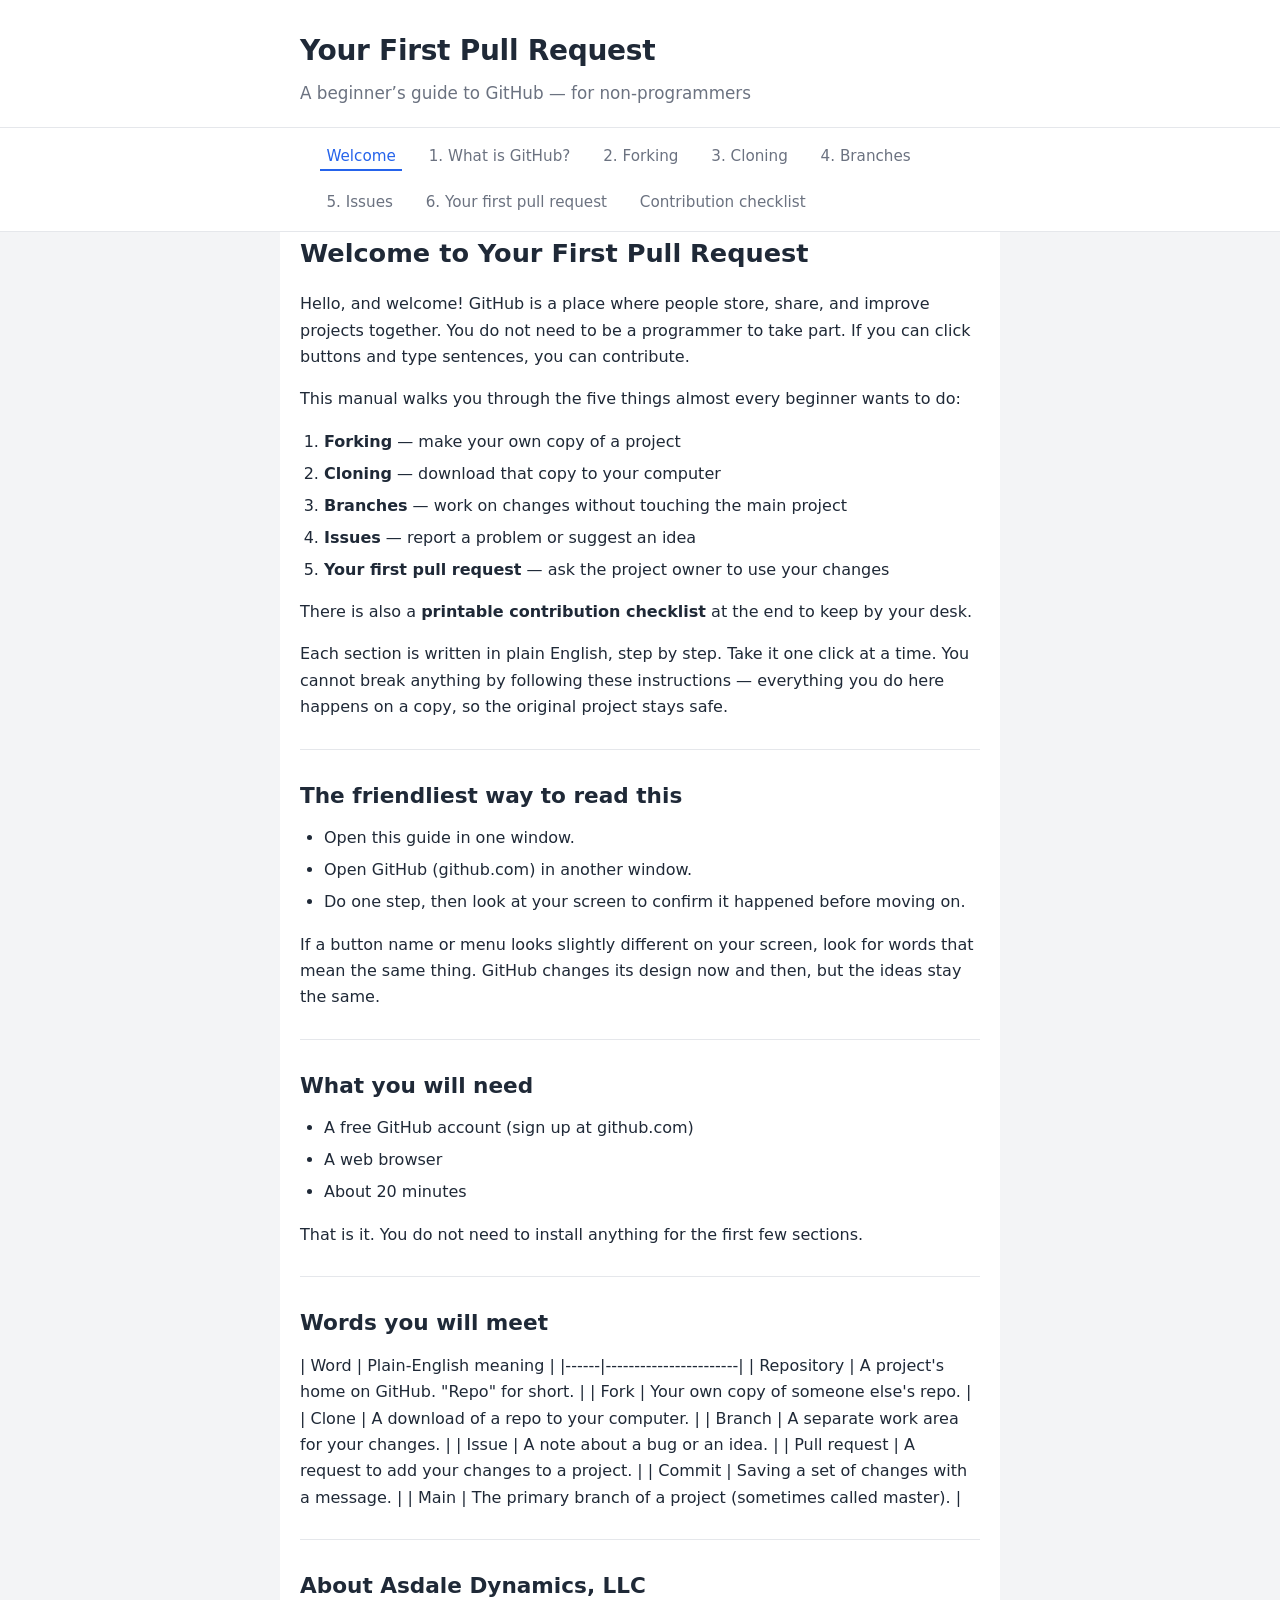
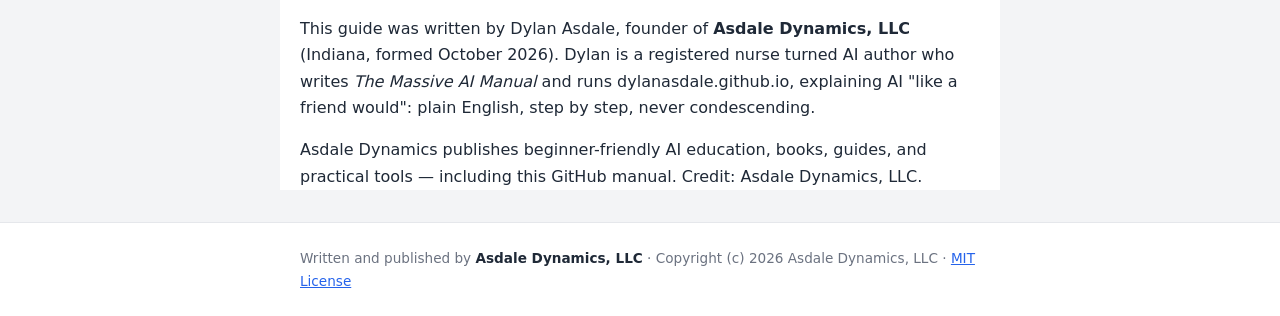
<file: site/index.html>
<!DOCTYPE html>
<html lang="en">
<head>
<meta charset="utf-8">
<meta name="viewport" content="width=device-width, initial-scale=1.0">
<title>Welcome to Your First Pull Request &middot; Your First Pull Request &middot; Your First Pull Request</title>
<link rel="stylesheet" href="style.css">
<link rel="stylesheet" href="print.css" media="print">
</head>
<body>
<header class="site-header">
<div class="wrapper">
<h1><a href="index.html">Your First Pull Request</a></h1>
<p class="site-deck">A beginner&rsquo;s guide to GitHub &mdash; for non-programmers</p>
</div>
</header>

<nav class="site-nav">
<div class="wrapper">
<ul><li><a href="index.html" class="active">Welcome</a></li><li><a href="01-what-is-github.html">1. What is GitHub?</a></li><li><a href="02-forking.html">2. Forking</a></li><li><a href="03-cloning.html">3. Cloning</a></li><li><a href="04-branches.html">4. Branches</a></li><li><a href="05-issues.html">5. Issues</a></li><li><a href="06-your-first-pull-request.html">6. Your first pull request</a></li><li><a href="checklist.html">Contribution checklist</a></li></ul>
</div>
</nav>

<main class="wrapper">

<h1>Welcome to Your First Pull Request</h1>

<p>Hello, and welcome! GitHub is a place where people store, share, and improve projects together. You do not need to be a programmer to take part. If you can click buttons and type sentences, you can contribute.</p>

<p>This manual walks you through the five things almost every beginner wants to do:</p>

<ol><li><strong>Forking</strong> — make your own copy of a project</li><li><strong>Cloning</strong> — download that copy to your computer</li><li><strong>Branches</strong> — work on changes without touching the main project</li><li><strong>Issues</strong> — report a problem or suggest an idea</li><li><strong>Your first pull request</strong> — ask the project owner to use your changes</li></ol>

<p>There is also a <strong>printable contribution checklist</strong> at the end to keep by your desk.</p>

<p>Each section is written in plain English, step by step. Take it one click at a time. You cannot break anything by following these instructions — everything you do here happens on a copy, so the original project stays safe.</p>

<hr>

<h2>The friendliest way to read this</h2>

<ul><li>Open this guide in one window.</li><li>Open GitHub (github.com) in another window.</li><li>Do one step, then look at your screen to confirm it happened before moving on.</li></ul>

<p>If a button name or menu looks slightly different on your screen, look for words that mean the same thing. GitHub changes its design now and then, but the ideas stay the same.</p>

<hr>

<h2>What you will need</h2>

<ul><li>A free GitHub account (sign up at github.com)</li><li>A web browser</li><li>About 20 minutes</li></ul>

<p>That is it. You do not need to install anything for the first few sections.</p>

<hr>

<h2>Words you will meet</h2>

<p>| Word | Plain-English meaning | |------|-----------------------| | Repository | A project's home on GitHub. "Repo" for short. | | Fork | Your own copy of someone else's repo. | | Clone | A download of a repo to your computer. | | Branch | A separate work area for your changes. | | Issue | A note about a bug or an idea. | | Pull request | A request to add your changes to a project. | | Commit | Saving a set of changes with a message. | | Main | The primary branch of a project (sometimes called master). |</p>

<hr>

<h2>About Asdale Dynamics, LLC</h2>

<p>This guide was written by Dylan Asdale, founder of <strong>Asdale Dynamics, LLC</strong> (Indiana, formed October 2026). Dylan is a registered nurse turned AI author who writes <em>The Massive AI Manual</em> and runs dylanasdale.github.io, explaining AI "like a friend would": plain English, step by step, never condescending.</p>

<p>Asdale Dynamics publishes beginner-friendly AI education, books, guides, and practical tools — including this GitHub manual. Credit: Asdale Dynamics, LLC.</p>
</main>

<footer class="site-footer">
<div class="wrapper">
<p>Written and published by <strong>Asdale Dynamics, LLC</strong>
&middot; Copyright (c) 2026 Asdale Dynamics, LLC &middot;
<a href="LICENSE.html">MIT License</a></p>
</div>
</footer>
</body>
</html>
</file>
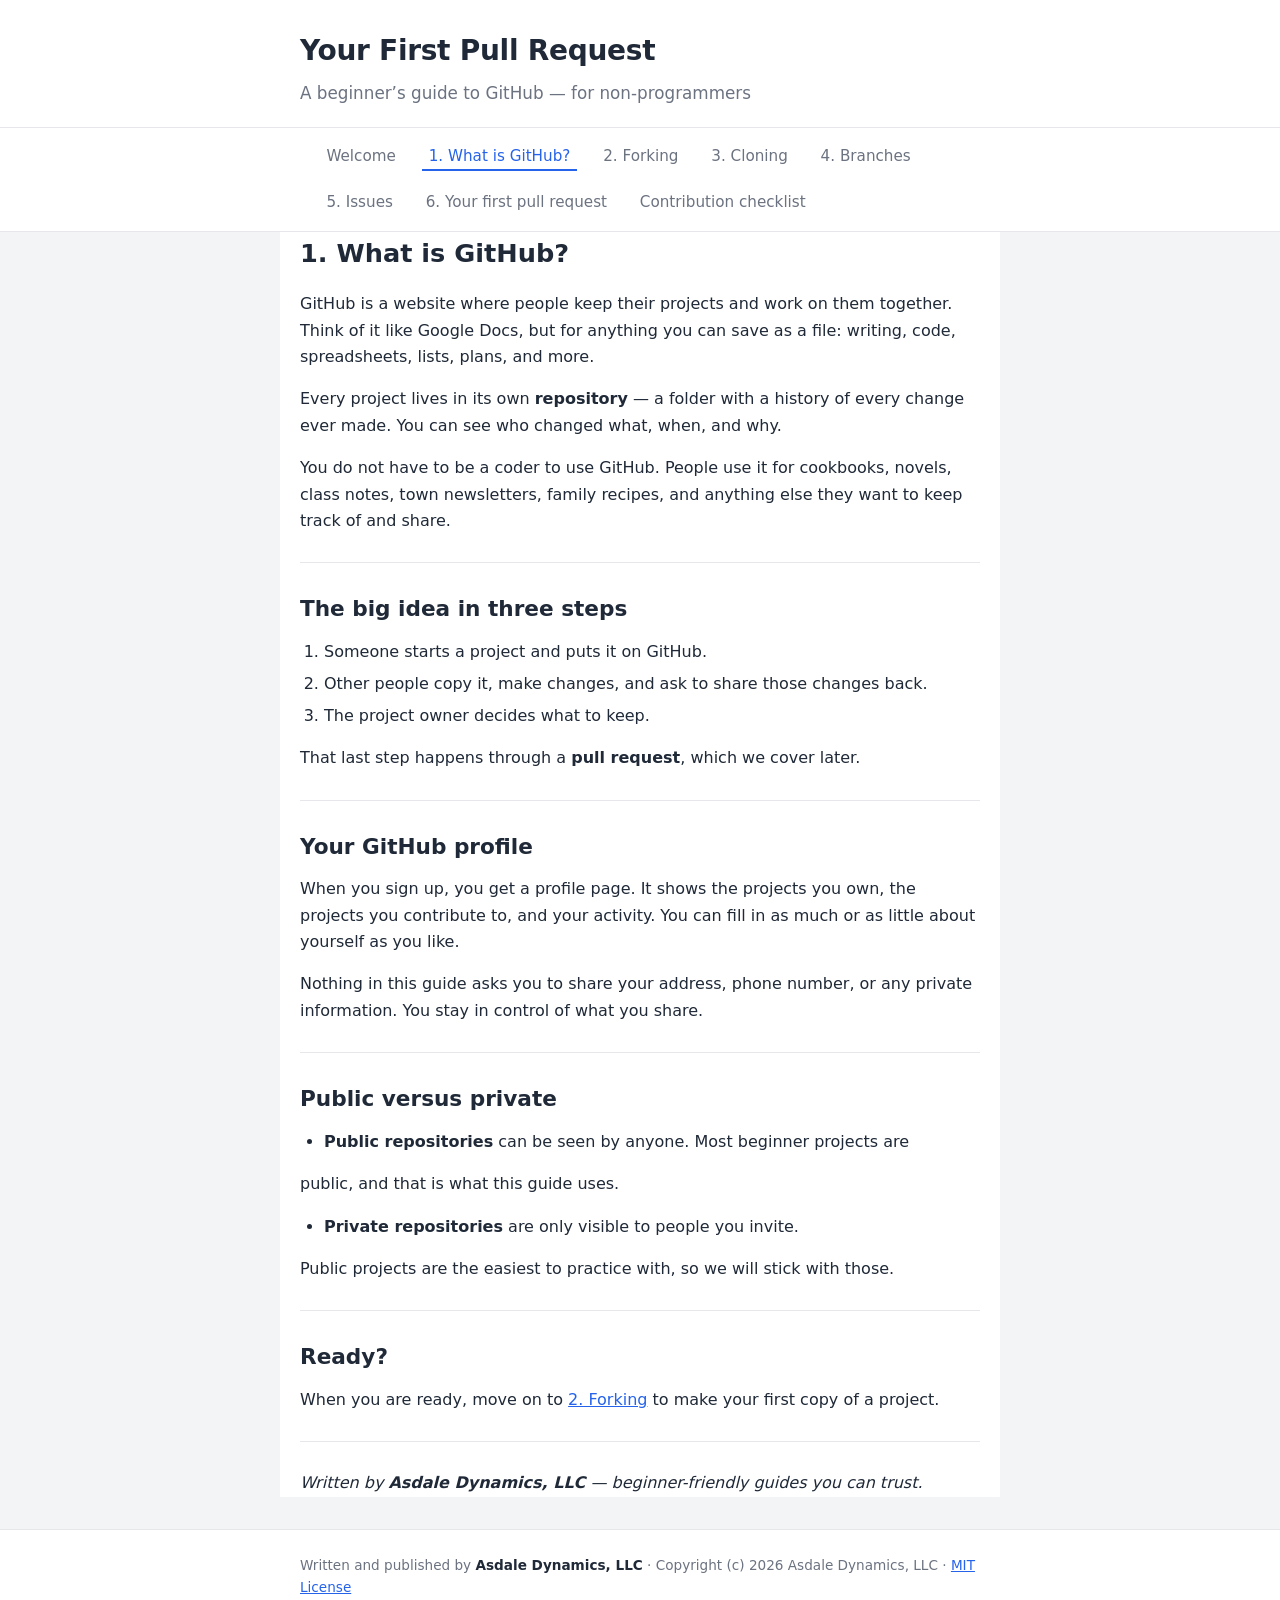
<file: site/01-what-is-github.html>
<!DOCTYPE html>
<html lang="en">
<head>
<meta charset="utf-8">
<meta name="viewport" content="width=device-width, initial-scale=1.0">
<title>1. What is GitHub? &middot; Your First Pull Request &middot; Your First Pull Request</title>
<link rel="stylesheet" href="style.css">
<link rel="stylesheet" href="print.css" media="print">
</head>
<body>
<header class="site-header">
<div class="wrapper">
<h1><a href="index.html">Your First Pull Request</a></h1>
<p class="site-deck">A beginner&rsquo;s guide to GitHub &mdash; for non-programmers</p>
</div>
</header>

<nav class="site-nav">
<div class="wrapper">
<ul><li><a href="index.html">Welcome</a></li><li><a href="01-what-is-github.html" class="active">1. What is GitHub?</a></li><li><a href="02-forking.html">2. Forking</a></li><li><a href="03-cloning.html">3. Cloning</a></li><li><a href="04-branches.html">4. Branches</a></li><li><a href="05-issues.html">5. Issues</a></li><li><a href="06-your-first-pull-request.html">6. Your first pull request</a></li><li><a href="checklist.html">Contribution checklist</a></li></ul>
</div>
</nav>

<main class="wrapper">

<h1>1. What is GitHub?</h1>

<p>GitHub is a website where people keep their projects and work on them together. Think of it like Google Docs, but for anything you can save as a file: writing, code, spreadsheets, lists, plans, and more.</p>

<p>Every project lives in its own <strong>repository</strong> — a folder with a history of every change ever made. You can see who changed what, when, and why.</p>

<p>You do not have to be a coder to use GitHub. People use it for cookbooks, novels, class notes, town newsletters, family recipes, and anything else they want to keep track of and share.</p>

<hr>

<h2>The big idea in three steps</h2>

<ol><li>Someone starts a project and puts it on GitHub.</li><li>Other people copy it, make changes, and ask to share those changes back.</li><li>The project owner decides what to keep.</li></ol>

<p>That last step happens through a <strong>pull request</strong>, which we cover later.</p>

<hr>

<h2>Your GitHub profile</h2>

<p>When you sign up, you get a profile page. It shows the projects you own, the projects you contribute to, and your activity. You can fill in as much or as little about yourself as you like.</p>

<p>Nothing in this guide asks you to share your address, phone number, or any private information. You stay in control of what you share.</p>

<hr>

<h2>Public versus private</h2>

<ul><li><strong>Public repositories</strong> can be seen by anyone. Most beginner projects are</li></ul>
<p>  public, and that is what this guide uses.</p>
<ul><li><strong>Private repositories</strong> are only visible to people you invite.</li></ul>

<p>Public projects are the easiest to practice with, so we will stick with those.</p>

<hr>

<h2>Ready?</h2>

<p>When you are ready, move on to <a href="02-forking.md">2. Forking</a> to make your first copy of a project.</p>

<hr>

<p><em>Written by <strong>Asdale Dynamics, LLC</strong> — beginner-friendly guides you can trust.</em></p>
</main>

<footer class="site-footer">
<div class="wrapper">
<p>Written and published by <strong>Asdale Dynamics, LLC</strong>
&middot; Copyright (c) 2026 Asdale Dynamics, LLC &middot;
<a href="LICENSE.html">MIT License</a></p>
</div>
</footer>
</body>
</html>
</file>
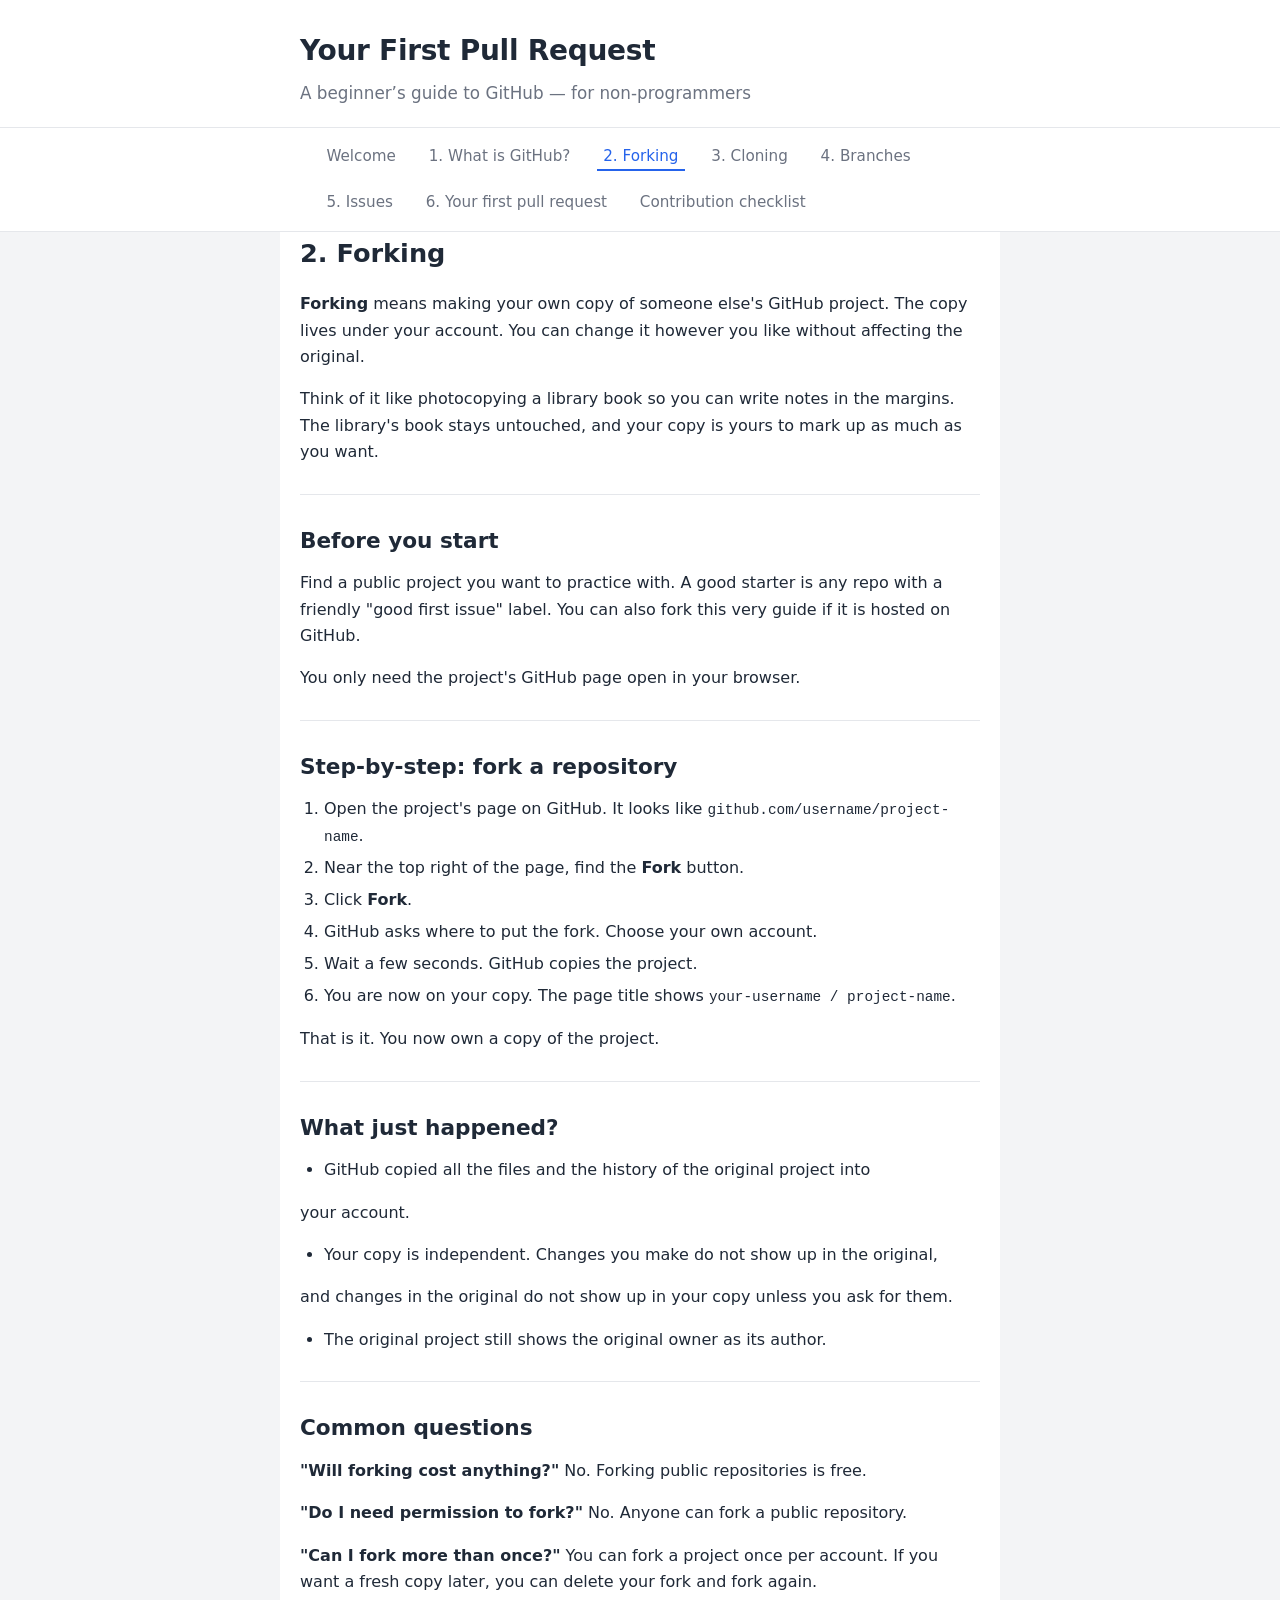
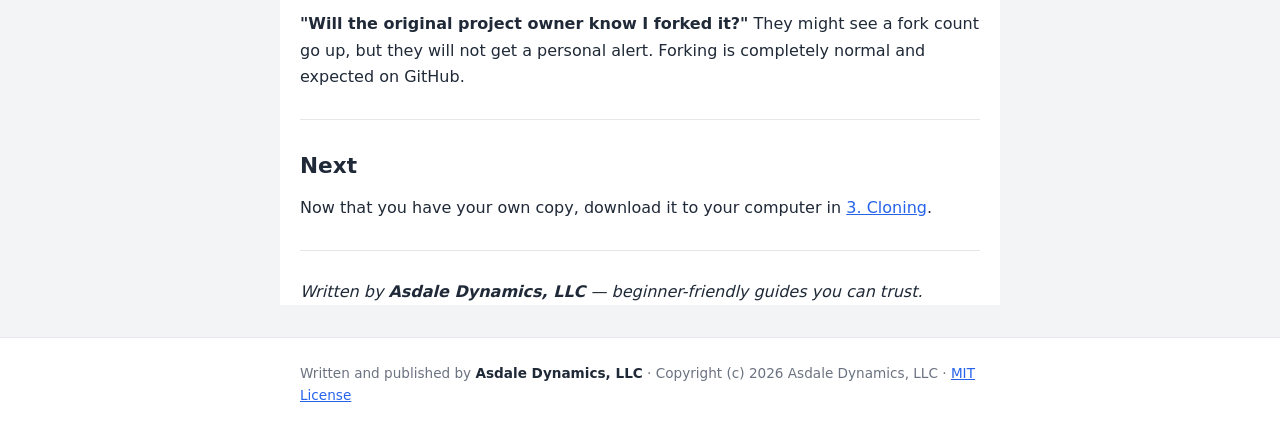
<file: site/02-forking.html>
<!DOCTYPE html>
<html lang="en">
<head>
<meta charset="utf-8">
<meta name="viewport" content="width=device-width, initial-scale=1.0">
<title>2. Forking &middot; Your First Pull Request &middot; Your First Pull Request</title>
<link rel="stylesheet" href="style.css">
<link rel="stylesheet" href="print.css" media="print">
</head>
<body>
<header class="site-header">
<div class="wrapper">
<h1><a href="index.html">Your First Pull Request</a></h1>
<p class="site-deck">A beginner&rsquo;s guide to GitHub &mdash; for non-programmers</p>
</div>
</header>

<nav class="site-nav">
<div class="wrapper">
<ul><li><a href="index.html">Welcome</a></li><li><a href="01-what-is-github.html">1. What is GitHub?</a></li><li><a href="02-forking.html" class="active">2. Forking</a></li><li><a href="03-cloning.html">3. Cloning</a></li><li><a href="04-branches.html">4. Branches</a></li><li><a href="05-issues.html">5. Issues</a></li><li><a href="06-your-first-pull-request.html">6. Your first pull request</a></li><li><a href="checklist.html">Contribution checklist</a></li></ul>
</div>
</nav>

<main class="wrapper">

<h1>2. Forking</h1>

<p><strong>Forking</strong> means making your own copy of someone else's GitHub project. The copy lives under your account. You can change it however you like without affecting the original.</p>

<p>Think of it like photocopying a library book so you can write notes in the margins. The library's book stays untouched, and your copy is yours to mark up as much as you want.</p>

<hr>

<h2>Before you start</h2>

<p>Find a public project you want to practice with. A good starter is any repo with a friendly "good first issue" label. You can also fork this very guide if it is hosted on GitHub.</p>

<p>You only need the project's GitHub page open in your browser.</p>

<hr>

<h2>Step-by-step: fork a repository</h2>

<ol><li>Open the project's page on GitHub. It looks like <code>github.com/username/project-name</code>.</li><li>Near the top right of the page, find the <strong>Fork</strong> button.</li><li>Click <strong>Fork</strong>.</li><li>GitHub asks where to put the fork. Choose your own account.</li><li>Wait a few seconds. GitHub copies the project.</li><li>You are now on your copy. The page title shows <code>your-username / project-name</code>.</li></ol>

<p>That is it. You now own a copy of the project.</p>

<hr>

<h2>What just happened?</h2>

<ul><li>GitHub copied all the files and the history of the original project into</li></ul>
<p>  your account.</p>
<ul><li>Your copy is independent. Changes you make do not show up in the original,</li></ul>
<p>  and changes in the original do not show up in your copy unless you ask for   them.</p>
<ul><li>The original project still shows the original owner as its author.</li></ul>

<hr>

<h2>Common questions</h2>

<p><strong>"Will forking cost anything?"</strong> No. Forking public repositories is free.</p>

<p><strong>"Do I need permission to fork?"</strong> No. Anyone can fork a public repository.</p>

<p><strong>"Can I fork more than once?"</strong> You can fork a project once per account. If you want a fresh copy later, you can delete your fork and fork again.</p>

<p><strong>"Will the original project owner know I forked it?"</strong> They might see a fork count go up, but they will not get a personal alert. Forking is completely normal and expected on GitHub.</p>

<hr>

<h2>Next</h2>

<p>Now that you have your own copy, download it to your computer in <a href="03-cloning.md">3. Cloning</a>.</p>

<hr>

<p><em>Written by <strong>Asdale Dynamics, LLC</strong> — beginner-friendly guides you can trust.</em></p>
</main>

<footer class="site-footer">
<div class="wrapper">
<p>Written and published by <strong>Asdale Dynamics, LLC</strong>
&middot; Copyright (c) 2026 Asdale Dynamics, LLC &middot;
<a href="LICENSE.html">MIT License</a></p>
</div>
</footer>
</body>
</html>
</file>
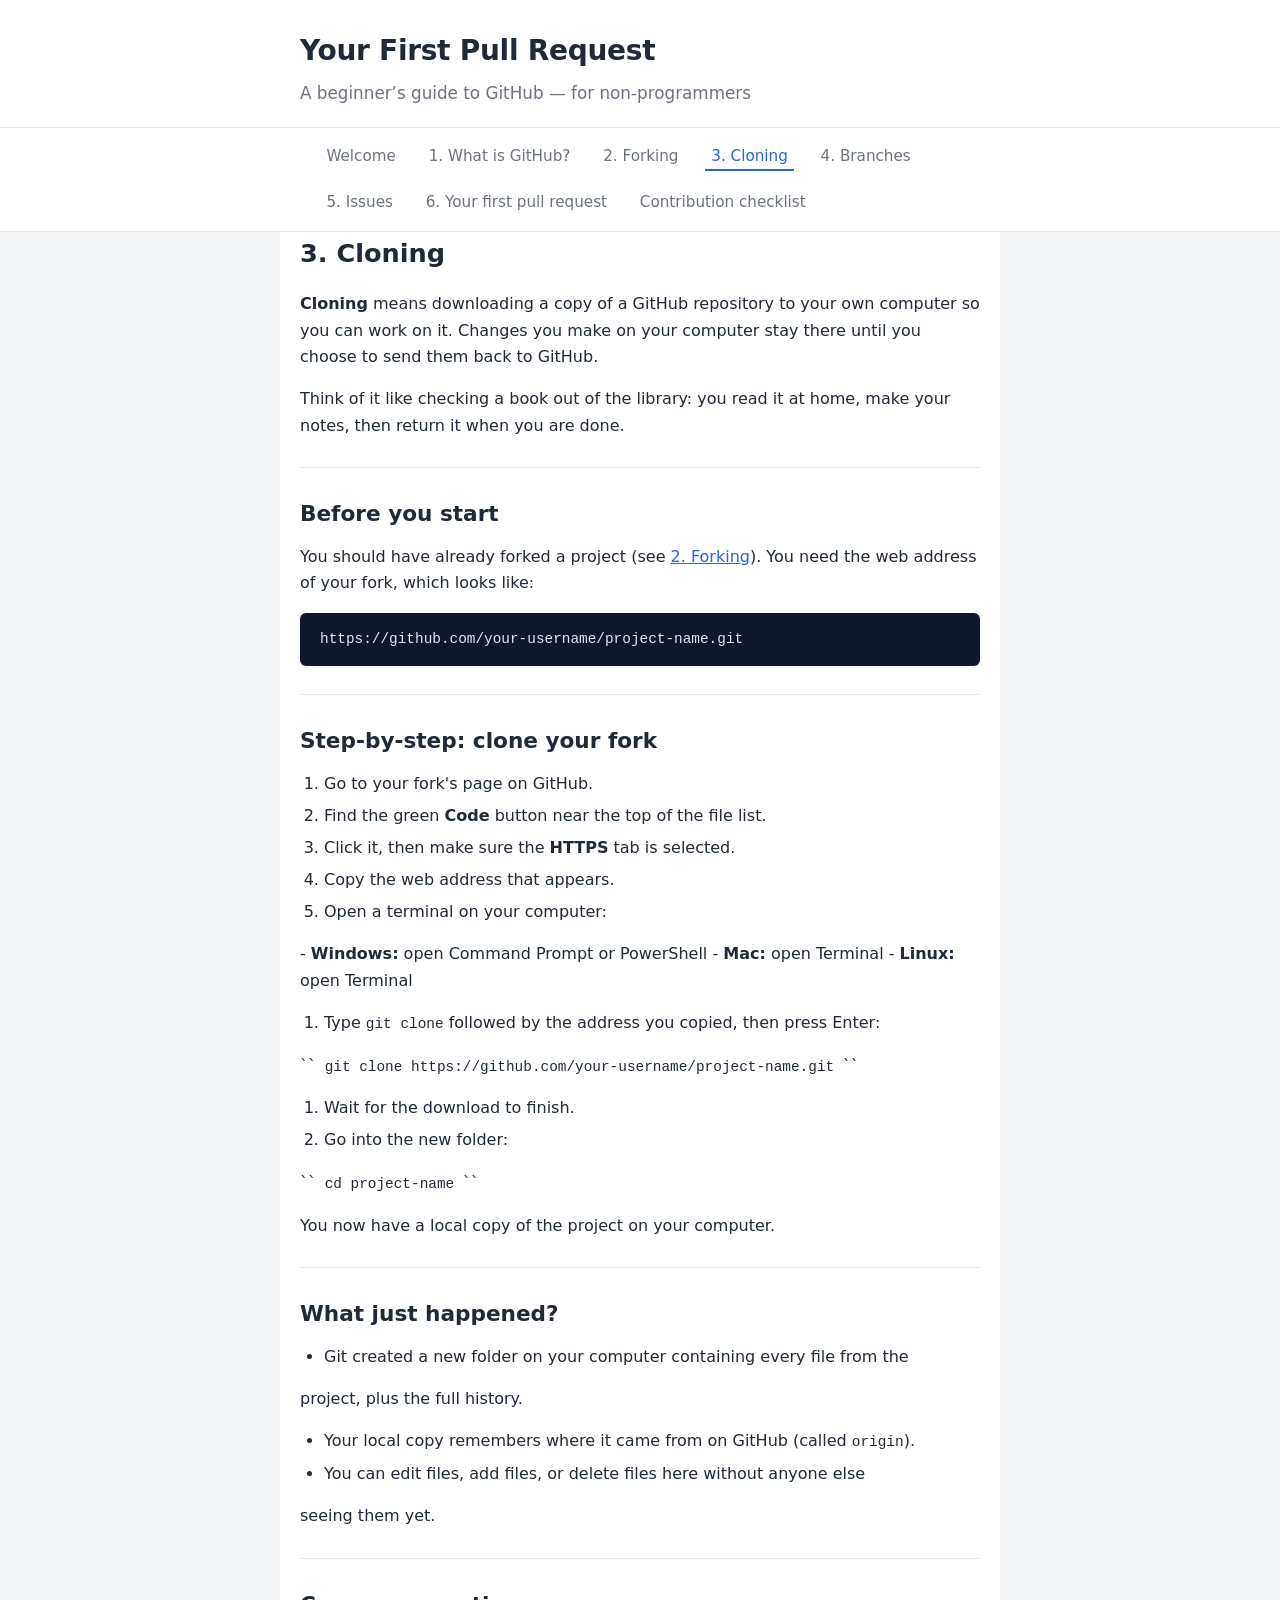
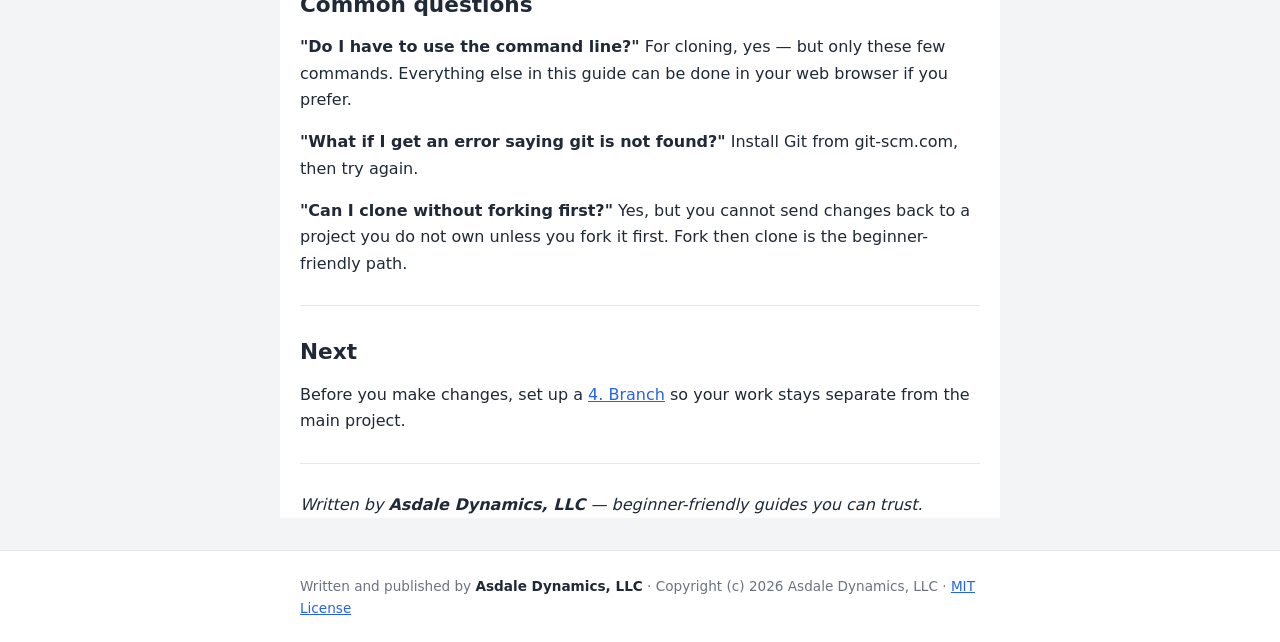
<file: site/03-cloning.html>
<!DOCTYPE html>
<html lang="en">
<head>
<meta charset="utf-8">
<meta name="viewport" content="width=device-width, initial-scale=1.0">
<title>3. Cloning &middot; Your First Pull Request &middot; Your First Pull Request</title>
<link rel="stylesheet" href="style.css">
<link rel="stylesheet" href="print.css" media="print">
</head>
<body>
<header class="site-header">
<div class="wrapper">
<h1><a href="index.html">Your First Pull Request</a></h1>
<p class="site-deck">A beginner&rsquo;s guide to GitHub &mdash; for non-programmers</p>
</div>
</header>

<nav class="site-nav">
<div class="wrapper">
<ul><li><a href="index.html">Welcome</a></li><li><a href="01-what-is-github.html">1. What is GitHub?</a></li><li><a href="02-forking.html">2. Forking</a></li><li><a href="03-cloning.html" class="active">3. Cloning</a></li><li><a href="04-branches.html">4. Branches</a></li><li><a href="05-issues.html">5. Issues</a></li><li><a href="06-your-first-pull-request.html">6. Your first pull request</a></li><li><a href="checklist.html">Contribution checklist</a></li></ul>
</div>
</nav>

<main class="wrapper">

<h1>3. Cloning</h1>

<p><strong>Cloning</strong> means downloading a copy of a GitHub repository to your own computer so you can work on it. Changes you make on your computer stay there until you choose to send them back to GitHub.</p>

<p>Think of it like checking a book out of the library: you read it at home, make your notes, then return it when you are done.</p>

<hr>

<h2>Before you start</h2>

<p>You should have already forked a project (see <a href="02-forking.md">2. Forking</a>). You need the web address of your fork, which looks like:</p>

<pre><code>https://github.com/your-username/project-name.git</code></pre>

<hr>

<h2>Step-by-step: clone your fork</h2>

<ol><li>Go to your fork's page on GitHub.</li><li>Find the green <strong>Code</strong> button near the top of the file list.</li><li>Click it, then make sure the <strong>HTTPS</strong> tab is selected.</li><li>Copy the web address that appears.</li><li>Open a terminal on your computer:</li></ol>
<p>   - <strong>Windows:</strong> open Command Prompt or PowerShell    - <strong>Mac:</strong> open Terminal    - <strong>Linux:</strong> open Terminal</p>
<ol><li>Type <code>git clone</code> followed by the address you copied, then press Enter:</li></ol>

<p>   ``<code>    git clone https://github.com/your-username/project-name.git    </code>``</p>

<ol><li>Wait for the download to finish.</li><li>Go into the new folder:</li></ol>

<p>   ``<code>    cd project-name    </code>``</p>

<p>You now have a local copy of the project on your computer.</p>

<hr>

<h2>What just happened?</h2>

<ul><li>Git created a new folder on your computer containing every file from the</li></ul>
<p>  project, plus the full history.</p>
<ul><li>Your local copy remembers where it came from on GitHub (called <code>origin</code>).</li><li>You can edit files, add files, or delete files here without anyone else</li></ul>
<p>  seeing them yet.</p>

<hr>

<h2>Common questions</h2>

<p><strong>"Do I have to use the command line?"</strong> For cloning, yes — but only these few commands. Everything else in this guide can be done in your web browser if you prefer.</p>

<p><strong>"What if I get an error saying git is not found?"</strong> Install Git from git-scm.com, then try again.</p>

<p><strong>"Can I clone without forking first?"</strong> Yes, but you cannot send changes back to a project you do not own unless you fork it first. Fork then clone is the beginner-friendly path.</p>

<hr>

<h2>Next</h2>

<p>Before you make changes, set up a <a href="04-branches.md">4. Branch</a> so your work stays separate from the main project.</p>

<hr>

<p><em>Written by <strong>Asdale Dynamics, LLC</strong> — beginner-friendly guides you can trust.</em></p>
</main>

<footer class="site-footer">
<div class="wrapper">
<p>Written and published by <strong>Asdale Dynamics, LLC</strong>
&middot; Copyright (c) 2026 Asdale Dynamics, LLC &middot;
<a href="LICENSE.html">MIT License</a></p>
</div>
</footer>
</body>
</html>
</file>
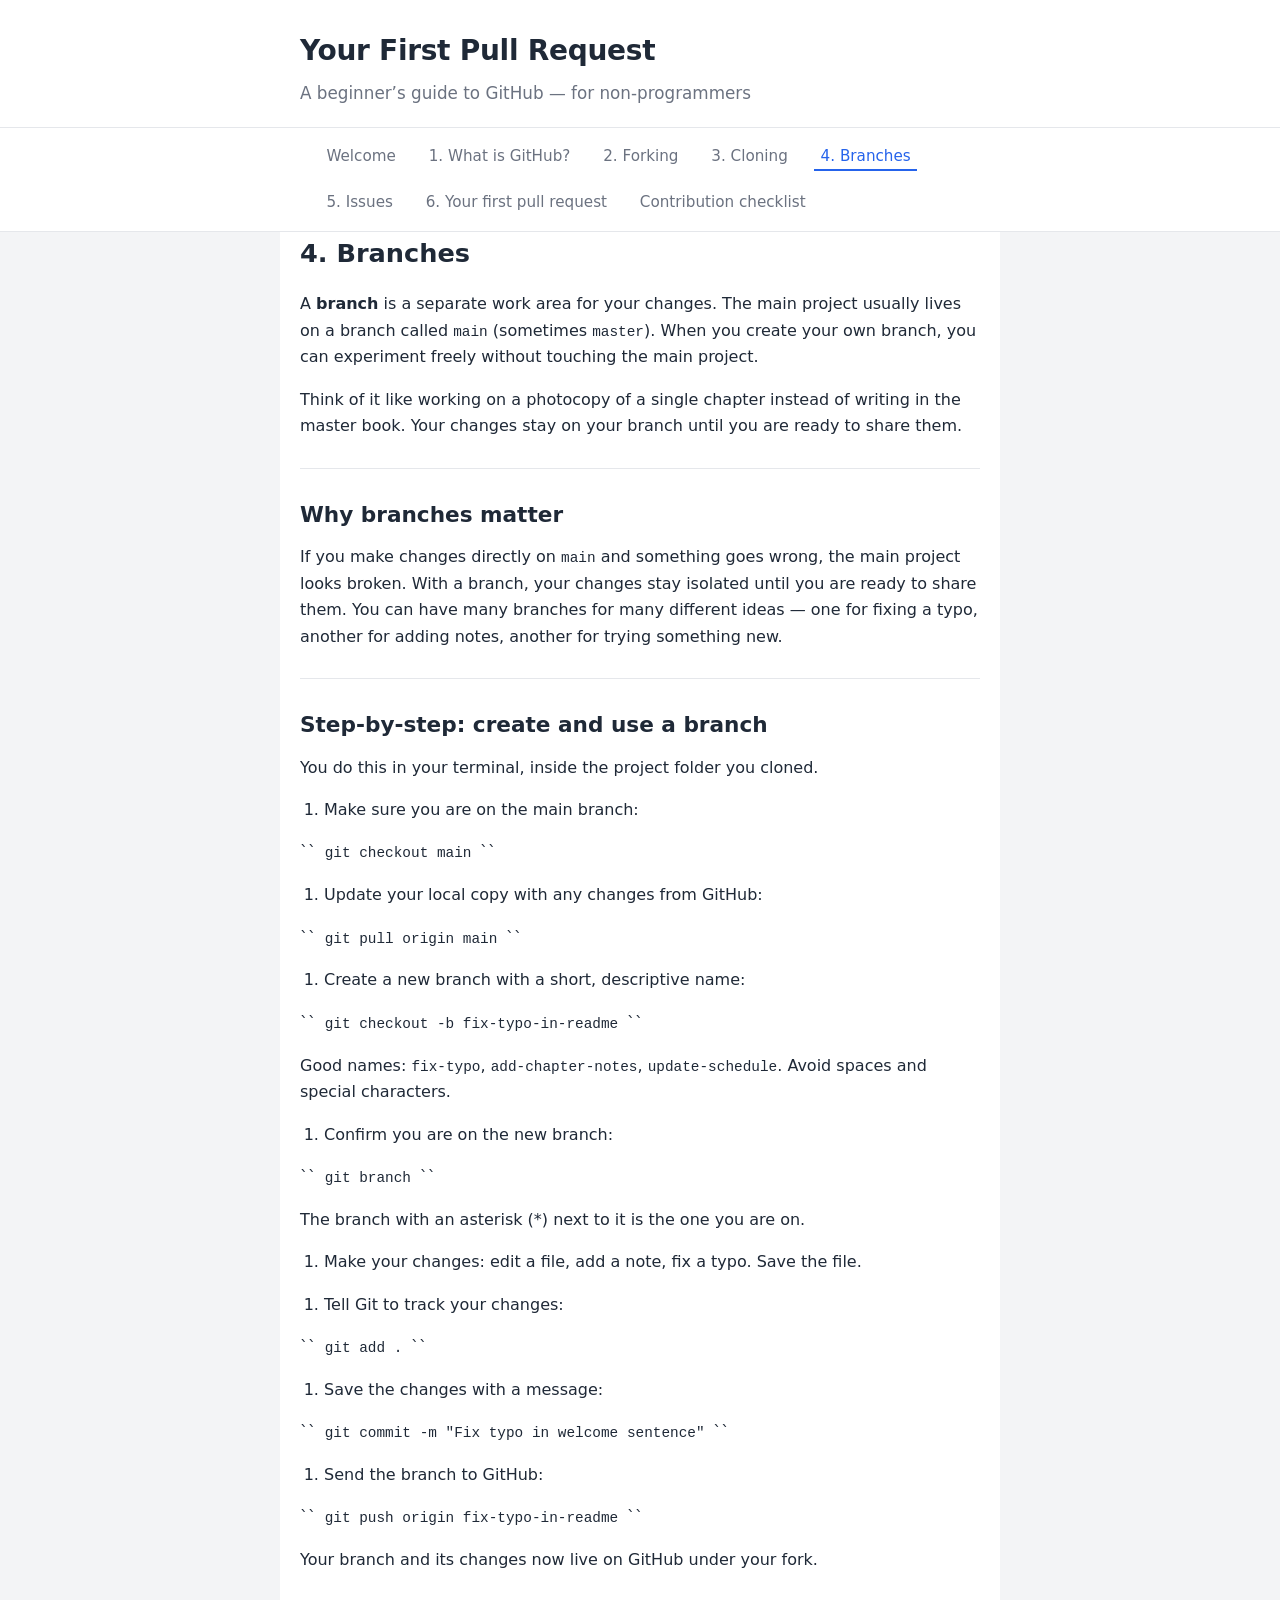
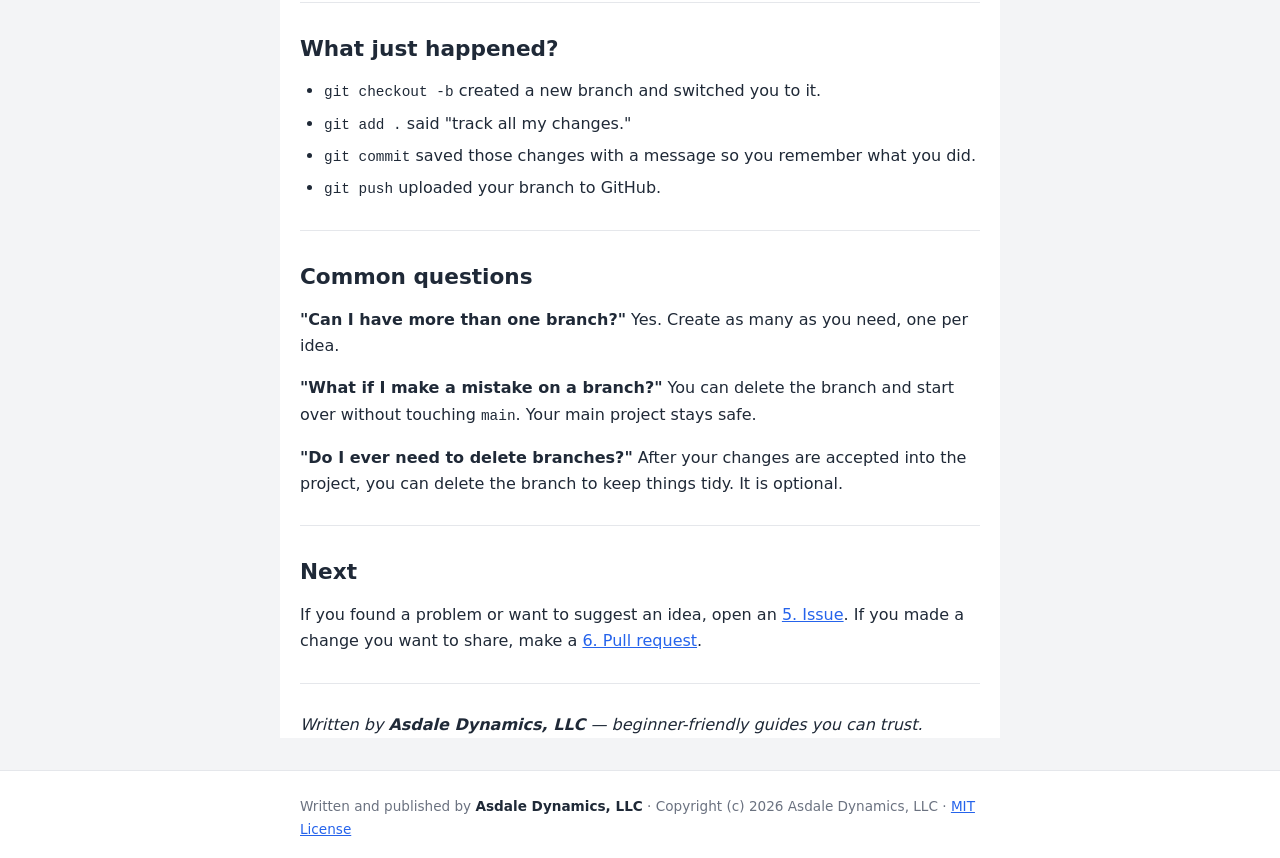
<file: site/04-branches.html>
<!DOCTYPE html>
<html lang="en">
<head>
<meta charset="utf-8">
<meta name="viewport" content="width=device-width, initial-scale=1.0">
<title>4. Branches &middot; Your First Pull Request &middot; Your First Pull Request</title>
<link rel="stylesheet" href="style.css">
<link rel="stylesheet" href="print.css" media="print">
</head>
<body>
<header class="site-header">
<div class="wrapper">
<h1><a href="index.html">Your First Pull Request</a></h1>
<p class="site-deck">A beginner&rsquo;s guide to GitHub &mdash; for non-programmers</p>
</div>
</header>

<nav class="site-nav">
<div class="wrapper">
<ul><li><a href="index.html">Welcome</a></li><li><a href="01-what-is-github.html">1. What is GitHub?</a></li><li><a href="02-forking.html">2. Forking</a></li><li><a href="03-cloning.html">3. Cloning</a></li><li><a href="04-branches.html" class="active">4. Branches</a></li><li><a href="05-issues.html">5. Issues</a></li><li><a href="06-your-first-pull-request.html">6. Your first pull request</a></li><li><a href="checklist.html">Contribution checklist</a></li></ul>
</div>
</nav>

<main class="wrapper">

<h1>4. Branches</h1>

<p>A <strong>branch</strong> is a separate work area for your changes. The main project usually lives on a branch called <code>main</code> (sometimes <code>master</code>). When you create your own branch, you can experiment freely without touching the main project.</p>

<p>Think of it like working on a photocopy of a single chapter instead of writing in the master book. Your changes stay on your branch until you are ready to share them.</p>

<hr>

<h2>Why branches matter</h2>

<p>If you make changes directly on <code>main</code> and something goes wrong, the main project looks broken. With a branch, your changes stay isolated until you are ready to share them. You can have many branches for many different ideas — one for fixing a typo, another for adding notes, another for trying something new.</p>

<hr>

<h2>Step-by-step: create and use a branch</h2>

<p>You do this in your terminal, inside the project folder you cloned.</p>

<ol><li>Make sure you are on the main branch:</li></ol>

<p>   ``<code>    git checkout main    </code>``</p>

<ol><li>Update your local copy with any changes from GitHub:</li></ol>

<p>   ``<code>    git pull origin main    </code>``</p>

<ol><li>Create a new branch with a short, descriptive name:</li></ol>

<p>   ``<code>    git checkout -b fix-typo-in-readme    </code>``</p>

<p>   Good names: <code>fix-typo</code>, <code>add-chapter-notes</code>, <code>update-schedule</code>.    Avoid spaces and special characters.</p>

<ol><li>Confirm you are on the new branch:</li></ol>

<p>   ``<code>    git branch    </code>``</p>

<p>   The branch with an asterisk (*) next to it is the one you are on.</p>

<ol><li>Make your changes: edit a file, add a note, fix a typo. Save the file.</li></ol>

<ol><li>Tell Git to track your changes:</li></ol>

<p>   ``<code>    git add .    </code>``</p>

<ol><li>Save the changes with a message:</li></ol>

<p>   ``<code>    git commit -m &quot;Fix typo in welcome sentence&quot;    </code>``</p>

<ol><li>Send the branch to GitHub:</li></ol>

<p>   ``<code>    git push origin fix-typo-in-readme    </code>``</p>

<p>Your branch and its changes now live on GitHub under your fork.</p>

<hr>

<h2>What just happened?</h2>

<ul><li><code>git checkout -b</code> created a new branch and switched you to it.</li><li><code>git add .</code> said "track all my changes."</li><li><code>git commit</code> saved those changes with a message so you remember what you did.</li><li><code>git push</code> uploaded your branch to GitHub.</li></ul>

<hr>

<h2>Common questions</h2>

<p><strong>"Can I have more than one branch?"</strong> Yes. Create as many as you need, one per idea.</p>

<p><strong>"What if I make a mistake on a branch?"</strong> You can delete the branch and start over without touching <code>main</code>. Your main project stays safe.</p>

<p><strong>"Do I ever need to delete branches?"</strong> After your changes are accepted into the project, you can delete the branch to keep things tidy. It is optional.</p>

<hr>

<h2>Next</h2>

<p>If you found a problem or want to suggest an idea, open an <a href="05-issues.md">5. Issue</a>. If you made a change you want to share, make a <a href="06-your-first-pull-request.md">6. Pull request</a>.</p>

<hr>

<p><em>Written by <strong>Asdale Dynamics, LLC</strong> — beginner-friendly guides you can trust.</em></p>
</main>

<footer class="site-footer">
<div class="wrapper">
<p>Written and published by <strong>Asdale Dynamics, LLC</strong>
&middot; Copyright (c) 2026 Asdale Dynamics, LLC &middot;
<a href="LICENSE.html">MIT License</a></p>
</div>
</footer>
</body>
</html>
</file>
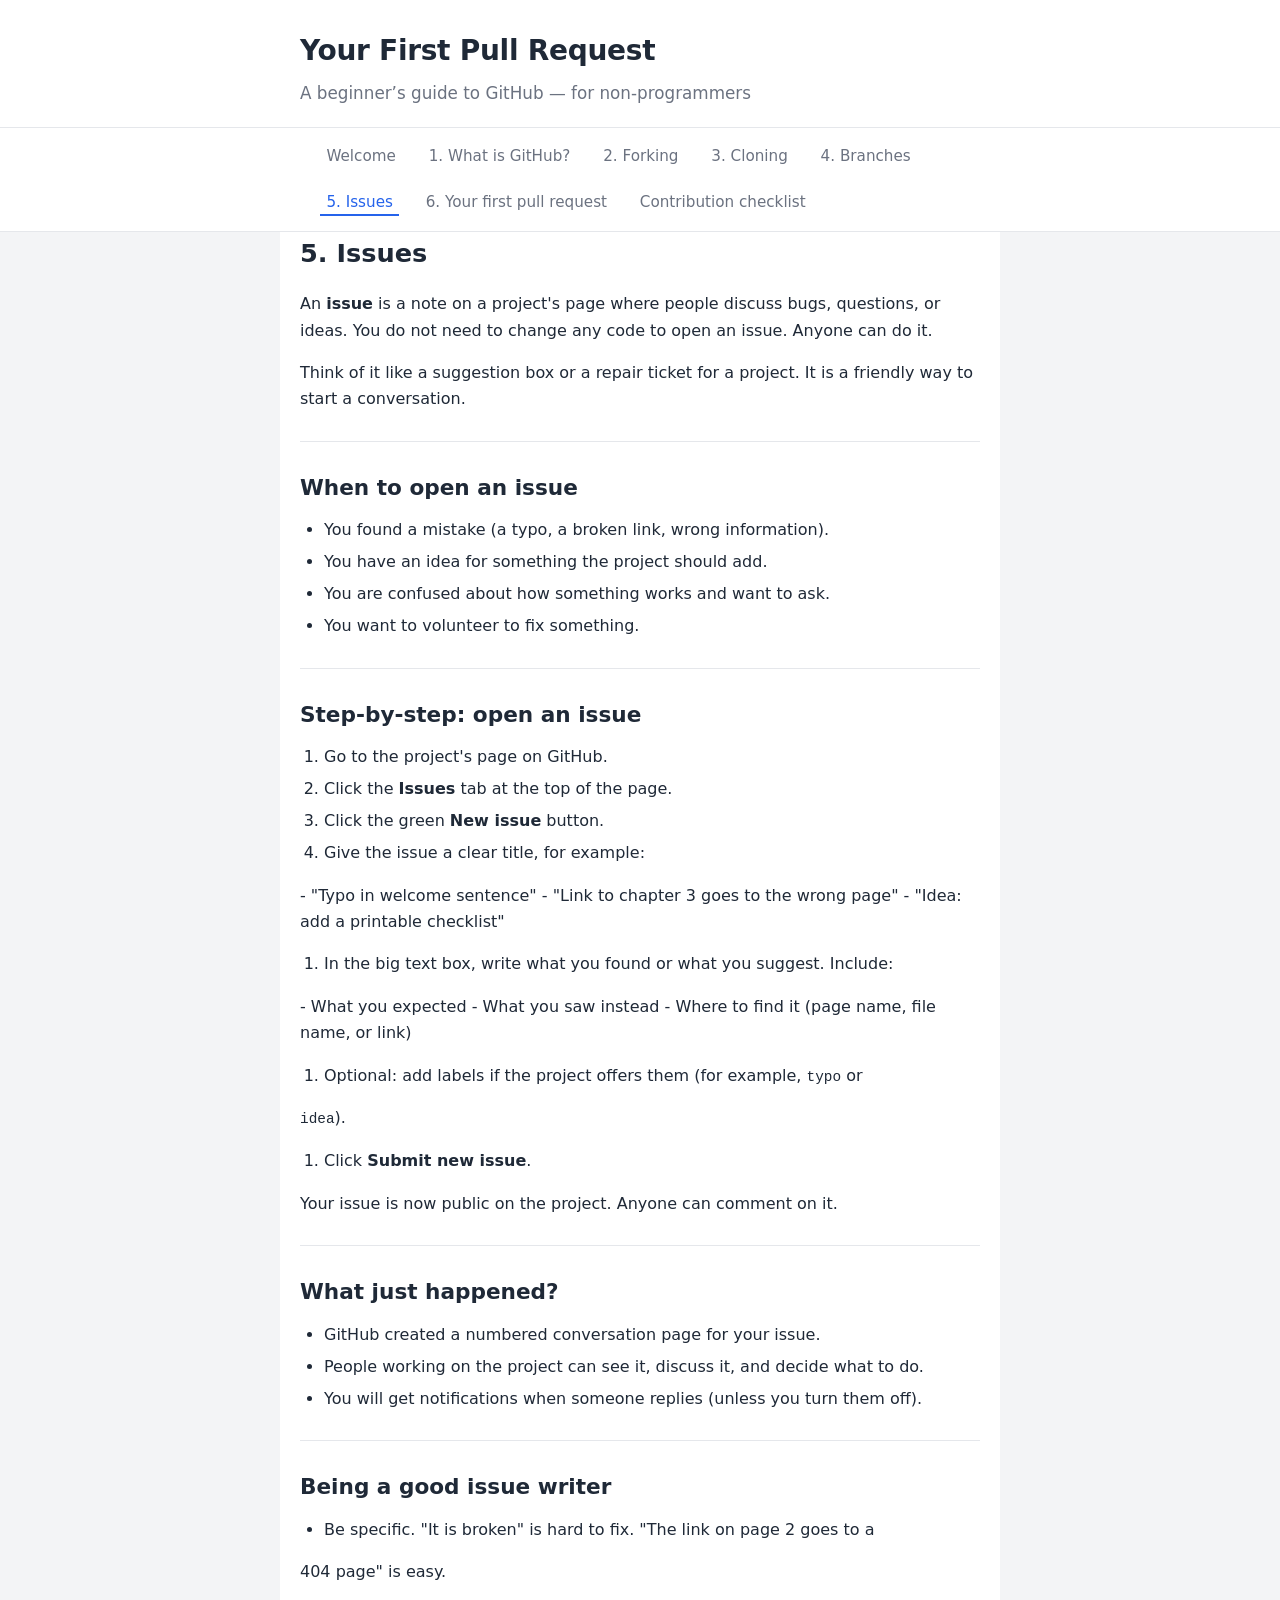
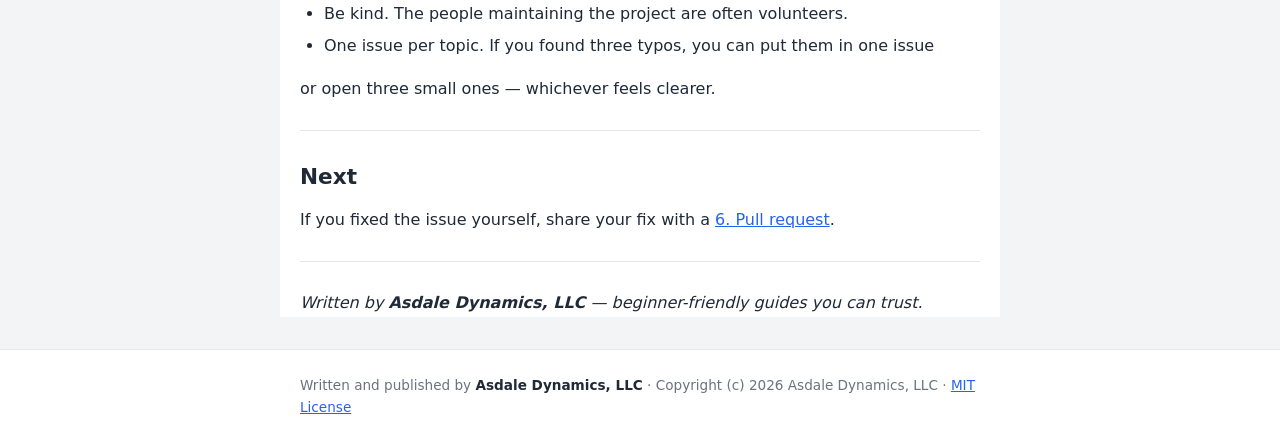
<file: site/05-issues.html>
<!DOCTYPE html>
<html lang="en">
<head>
<meta charset="utf-8">
<meta name="viewport" content="width=device-width, initial-scale=1.0">
<title>5. Issues &middot; Your First Pull Request &middot; Your First Pull Request</title>
<link rel="stylesheet" href="style.css">
<link rel="stylesheet" href="print.css" media="print">
</head>
<body>
<header class="site-header">
<div class="wrapper">
<h1><a href="index.html">Your First Pull Request</a></h1>
<p class="site-deck">A beginner&rsquo;s guide to GitHub &mdash; for non-programmers</p>
</div>
</header>

<nav class="site-nav">
<div class="wrapper">
<ul><li><a href="index.html">Welcome</a></li><li><a href="01-what-is-github.html">1. What is GitHub?</a></li><li><a href="02-forking.html">2. Forking</a></li><li><a href="03-cloning.html">3. Cloning</a></li><li><a href="04-branches.html">4. Branches</a></li><li><a href="05-issues.html" class="active">5. Issues</a></li><li><a href="06-your-first-pull-request.html">6. Your first pull request</a></li><li><a href="checklist.html">Contribution checklist</a></li></ul>
</div>
</nav>

<main class="wrapper">

<h1>5. Issues</h1>

<p>An <strong>issue</strong> is a note on a project's page where people discuss bugs, questions, or ideas. You do not need to change any code to open an issue. Anyone can do it.</p>

<p>Think of it like a suggestion box or a repair ticket for a project. It is a friendly way to start a conversation.</p>

<hr>

<h2>When to open an issue</h2>

<ul><li>You found a mistake (a typo, a broken link, wrong information).</li><li>You have an idea for something the project should add.</li><li>You are confused about how something works and want to ask.</li><li>You want to volunteer to fix something.</li></ul>

<hr>

<h2>Step-by-step: open an issue</h2>

<ol><li>Go to the project's page on GitHub.</li><li>Click the <strong>Issues</strong> tab at the top of the page.</li><li>Click the green <strong>New issue</strong> button.</li><li>Give the issue a clear title, for example:</li></ol>
<p>   - "Typo in welcome sentence"    - "Link to chapter 3 goes to the wrong page"    - "Idea: add a printable checklist"</p>
<ol><li>In the big text box, write what you found or what you suggest. Include:</li></ol>
<p>   - What you expected    - What you saw instead    - Where to find it (page name, file name, or link)</p>
<ol><li>Optional: add labels if the project offers them (for example, <code>typo</code> or</li></ol>
<p>   <code>idea</code>).</p>
<ol><li>Click <strong>Submit new issue</strong>.</li></ol>

<p>Your issue is now public on the project. Anyone can comment on it.</p>

<hr>

<h2>What just happened?</h2>

<ul><li>GitHub created a numbered conversation page for your issue.</li><li>People working on the project can see it, discuss it, and decide what to do.</li><li>You will get notifications when someone replies (unless you turn them off).</li></ul>

<hr>

<h2>Being a good issue writer</h2>

<ul><li>Be specific. "It is broken" is hard to fix. "The link on page 2 goes to a</li></ul>
<p>  404 page" is easy.</p>
<ul><li>Be kind. The people maintaining the project are often volunteers.</li><li>One issue per topic. If you found three typos, you can put them in one issue</li></ul>
<p>  or open three small ones — whichever feels clearer.</p>

<hr>

<h2>Next</h2>

<p>If you fixed the issue yourself, share your fix with a <a href="06-your-first-pull-request.md">6. Pull request</a>.</p>

<hr>

<p><em>Written by <strong>Asdale Dynamics, LLC</strong> — beginner-friendly guides you can trust.</em></p>
</main>

<footer class="site-footer">
<div class="wrapper">
<p>Written and published by <strong>Asdale Dynamics, LLC</strong>
&middot; Copyright (c) 2026 Asdale Dynamics, LLC &middot;
<a href="LICENSE.html">MIT License</a></p>
</div>
</footer>
</body>
</html>
</file>
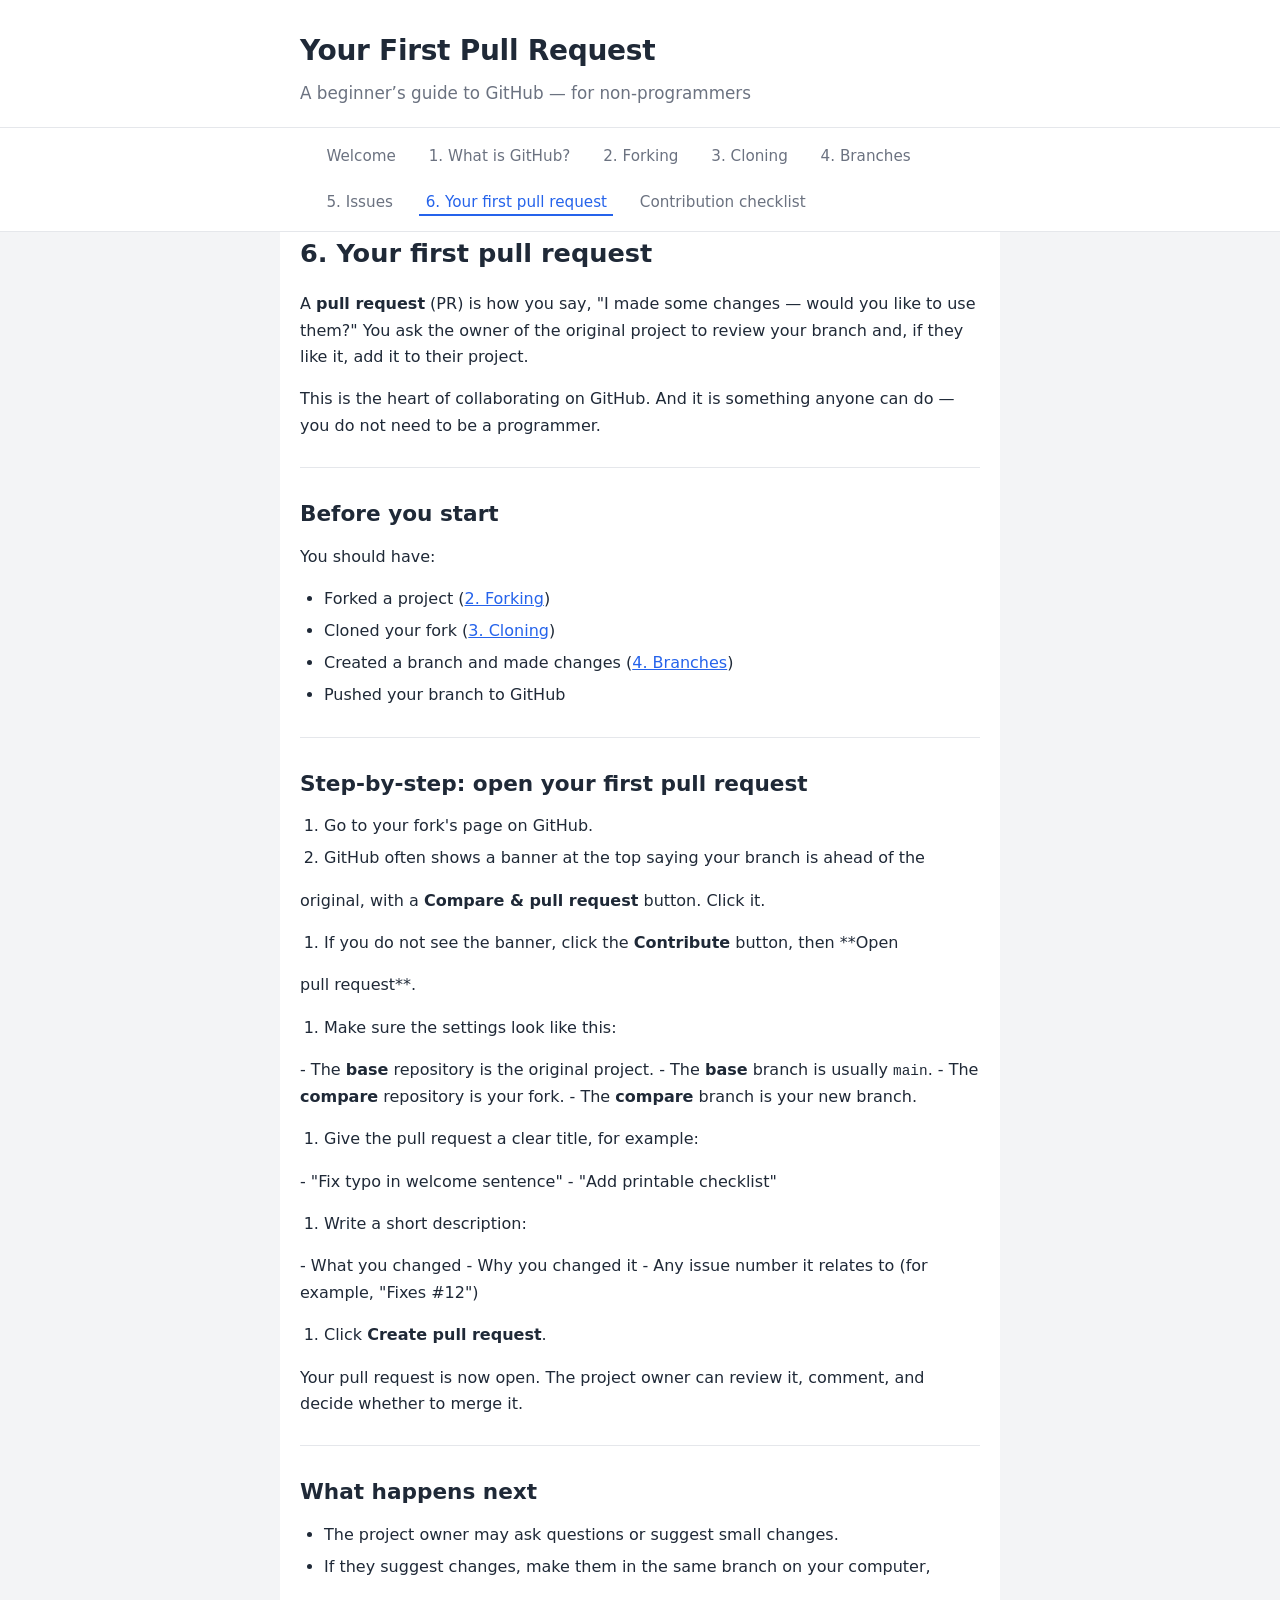
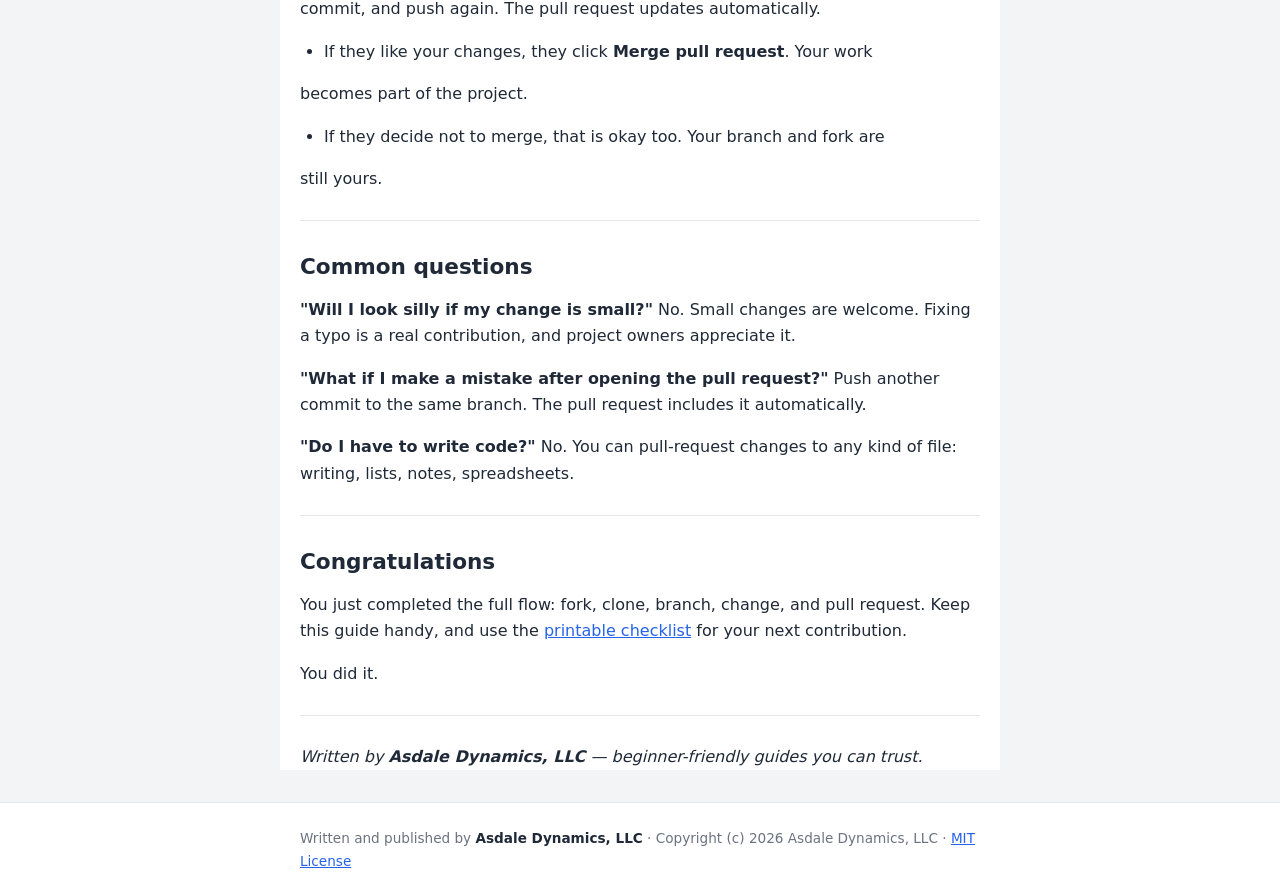
<file: site/06-your-first-pull-request.html>
<!DOCTYPE html>
<html lang="en">
<head>
<meta charset="utf-8">
<meta name="viewport" content="width=device-width, initial-scale=1.0">
<title>6. Your first pull request &middot; Your First Pull Request &middot; Your First Pull Request</title>
<link rel="stylesheet" href="style.css">
<link rel="stylesheet" href="print.css" media="print">
</head>
<body>
<header class="site-header">
<div class="wrapper">
<h1><a href="index.html">Your First Pull Request</a></h1>
<p class="site-deck">A beginner&rsquo;s guide to GitHub &mdash; for non-programmers</p>
</div>
</header>

<nav class="site-nav">
<div class="wrapper">
<ul><li><a href="index.html">Welcome</a></li><li><a href="01-what-is-github.html">1. What is GitHub?</a></li><li><a href="02-forking.html">2. Forking</a></li><li><a href="03-cloning.html">3. Cloning</a></li><li><a href="04-branches.html">4. Branches</a></li><li><a href="05-issues.html">5. Issues</a></li><li><a href="06-your-first-pull-request.html" class="active">6. Your first pull request</a></li><li><a href="checklist.html">Contribution checklist</a></li></ul>
</div>
</nav>

<main class="wrapper">

<h1>6. Your first pull request</h1>

<p>A <strong>pull request</strong> (PR) is how you say, "I made some changes — would you like to use them?" You ask the owner of the original project to review your branch and, if they like it, add it to their project.</p>

<p>This is the heart of collaborating on GitHub. And it is something anyone can do — you do not need to be a programmer.</p>

<hr>

<h2>Before you start</h2>

<p>You should have:</p>
<ul><li>Forked a project (<a href="02-forking.md">2. Forking</a>)</li><li>Cloned your fork (<a href="03-cloning.md">3. Cloning</a>)</li><li>Created a branch and made changes (<a href="04-branches.md">4. Branches</a>)</li><li>Pushed your branch to GitHub</li></ul>

<hr>

<h2>Step-by-step: open your first pull request</h2>

<ol><li>Go to your fork's page on GitHub.</li><li>GitHub often shows a banner at the top saying your branch is ahead of the</li></ol>
<p>   original, with a <strong>Compare & pull request</strong> button. Click it.</p>
<ol><li>If you do not see the banner, click the <strong>Contribute</strong> button, then **Open</li></ol>
<p>   pull request**.</p>
<ol><li>Make sure the settings look like this:</li></ol>
<p>   - The <strong>base</strong> repository is the original project.    - The <strong>base</strong> branch is usually <code>main</code>.    - The <strong>compare</strong> repository is your fork.    - The <strong>compare</strong> branch is your new branch.</p>
<ol><li>Give the pull request a clear title, for example:</li></ol>
<p>   - "Fix typo in welcome sentence"    - "Add printable checklist"</p>
<ol><li>Write a short description:</li></ol>
<p>   - What you changed    - Why you changed it    - Any issue number it relates to (for example, "Fixes #12")</p>
<ol><li>Click <strong>Create pull request</strong>.</li></ol>

<p>Your pull request is now open. The project owner can review it, comment, and decide whether to merge it.</p>

<hr>

<h2>What happens next</h2>

<ul><li>The project owner may ask questions or suggest small changes.</li><li>If they suggest changes, make them in the same branch on your computer,</li></ul>
<p>  commit, and push again. The pull request updates automatically.</p>
<ul><li>If they like your changes, they click <strong>Merge pull request</strong>. Your work</li></ul>
<p>  becomes part of the project.</p>
<ul><li>If they decide not to merge, that is okay too. Your branch and fork are</li></ul>
<p>  still yours.</p>

<hr>

<h2>Common questions</h2>

<p><strong>"Will I look silly if my change is small?"</strong> No. Small changes are welcome. Fixing a typo is a real contribution, and project owners appreciate it.</p>

<p><strong>"What if I make a mistake after opening the pull request?"</strong> Push another commit to the same branch. The pull request includes it automatically.</p>

<p><strong>"Do I have to write code?"</strong> No. You can pull-request changes to any kind of file: writing, lists, notes, spreadsheets.</p>

<hr>

<h2>Congratulations</h2>

<p>You just completed the full flow: fork, clone, branch, change, and pull request. Keep this guide handy, and use the <a href="checklist.md">printable checklist</a> for your next contribution.</p>

<p>You did it.</p>

<hr>

<p><em>Written by <strong>Asdale Dynamics, LLC</strong> — beginner-friendly guides you can trust.</em></p>
</main>

<footer class="site-footer">
<div class="wrapper">
<p>Written and published by <strong>Asdale Dynamics, LLC</strong>
&middot; Copyright (c) 2026 Asdale Dynamics, LLC &middot;
<a href="LICENSE.html">MIT License</a></p>
</div>
</footer>
</body>
</html>
</file>
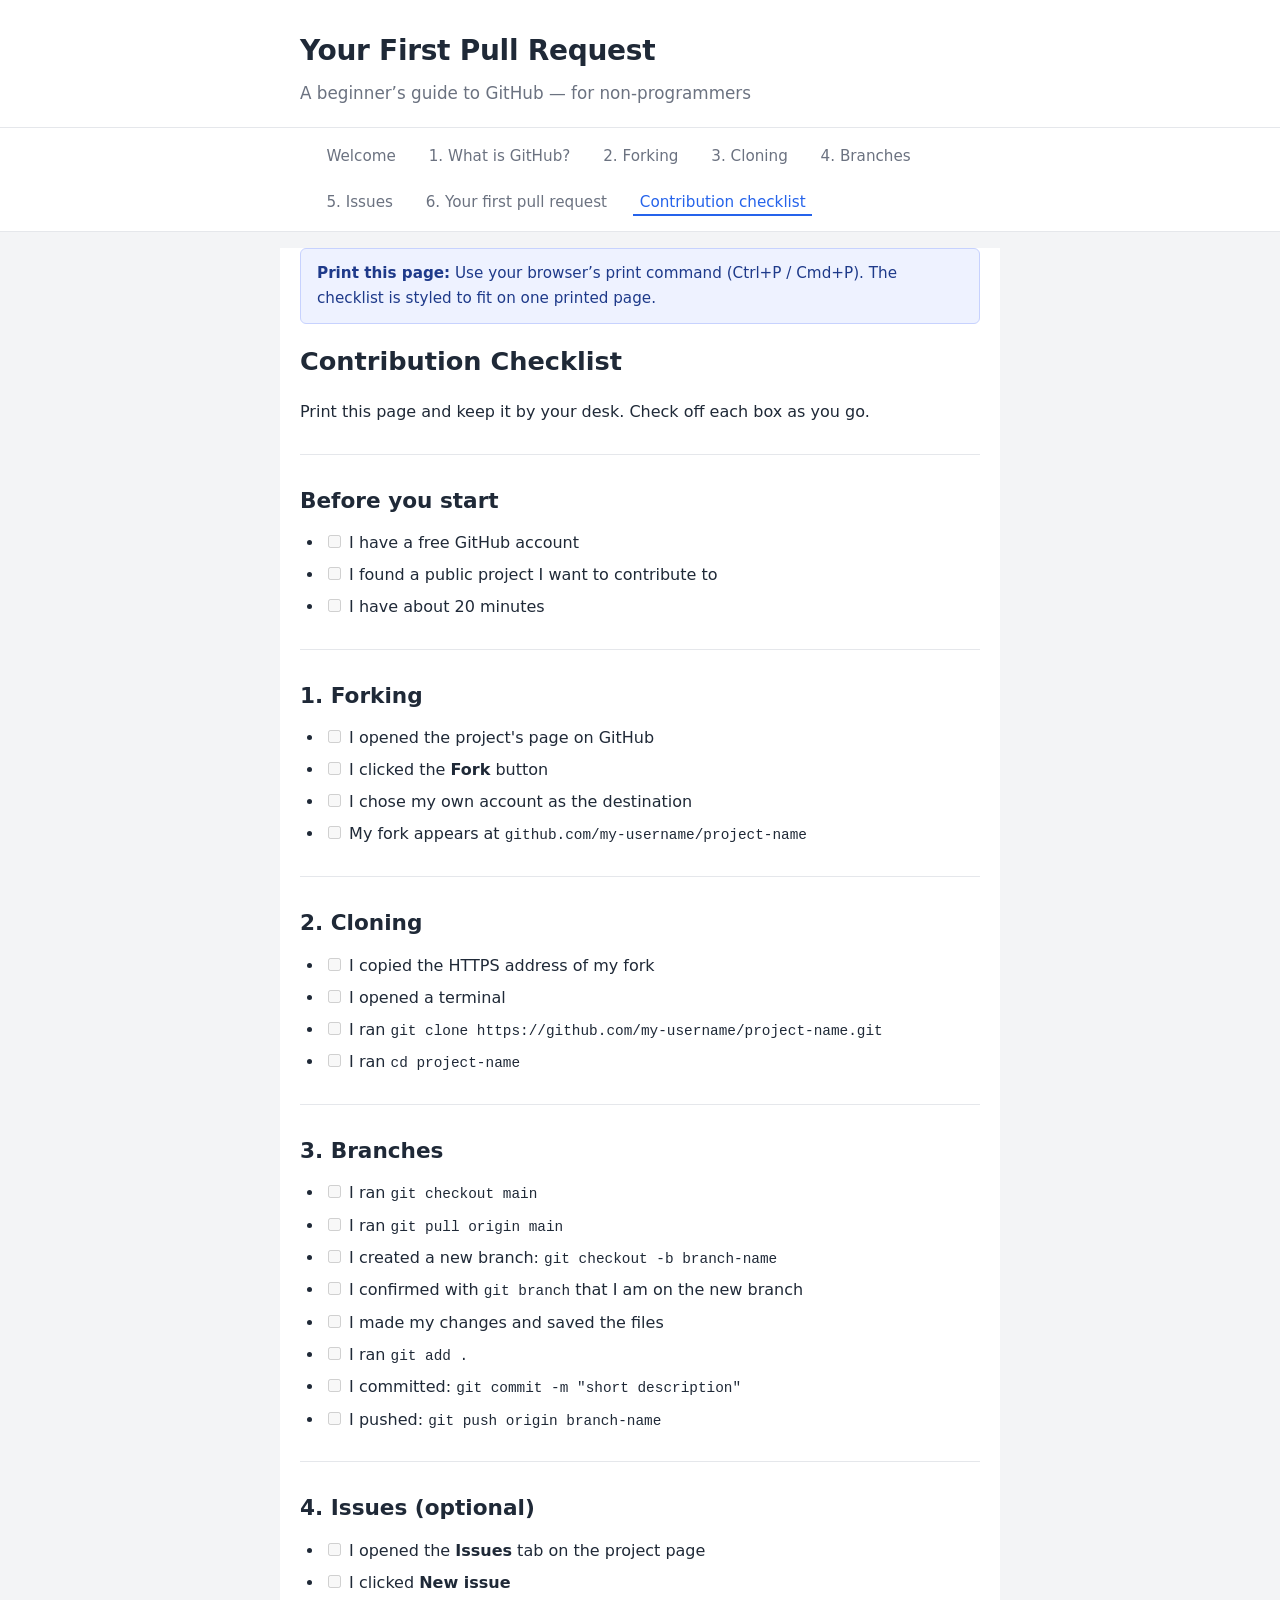
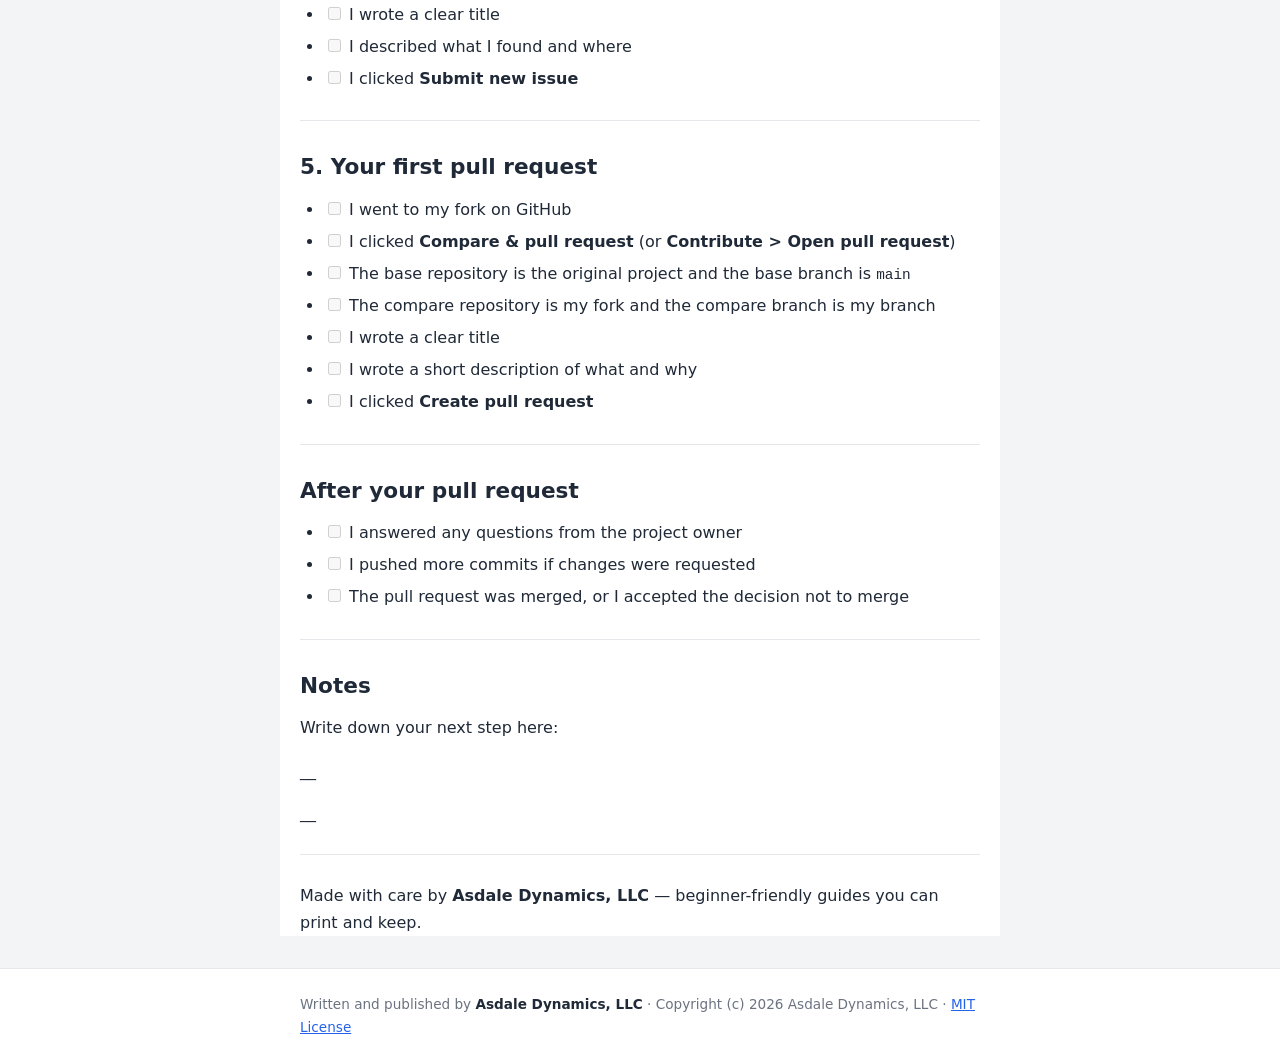
<file: site/checklist.html>
<!DOCTYPE html>
<html lang="en">
<head>
<meta charset="utf-8">
<meta name="viewport" content="width=device-width, initial-scale=1.0">
<title>Contribution Checklist &middot; Your First Pull Request &middot; Your First Pull Request</title>
<link rel="stylesheet" href="style.css">
<link rel="stylesheet" href="print.css" media="print">
</head>
<body>
<header class="site-header">
<div class="wrapper">
<h1><a href="index.html">Your First Pull Request</a></h1>
<p class="site-deck">A beginner&rsquo;s guide to GitHub &mdash; for non-programmers</p>
</div>
</header>

<nav class="site-nav">
<div class="wrapper">
<ul><li><a href="index.html">Welcome</a></li><li><a href="01-what-is-github.html">1. What is GitHub?</a></li><li><a href="02-forking.html">2. Forking</a></li><li><a href="03-cloning.html">3. Cloning</a></li><li><a href="04-branches.html">4. Branches</a></li><li><a href="05-issues.html">5. Issues</a></li><li><a href="06-your-first-pull-request.html">6. Your first pull request</a></li><li><a href="checklist.html" class="active">Contribution checklist</a></li></ul>
</div>
</nav>

<main class="wrapper">
<p class="print-hint"><strong>Print this page:</strong> Use your browser&rsquo;s print command (Ctrl+P / Cmd+P). The checklist is styled to fit on one printed page.</p>
<h1>Contribution Checklist</h1>

<p>Print this page and keep it by your desk. Check off each box as you go.</p>

<hr>

<h2>Before you start</h2>

<ul><li><input type="checkbox" disabled> I have a free GitHub account</li><li><input type="checkbox" disabled> I found a public project I want to contribute to</li><li><input type="checkbox" disabled> I have about 20 minutes</li></ul>

<hr>

<h2>1. Forking</h2>

<ul><li><input type="checkbox" disabled> I opened the project's page on GitHub</li><li><input type="checkbox" disabled> I clicked the <strong>Fork</strong> button</li><li><input type="checkbox" disabled> I chose my own account as the destination</li><li><input type="checkbox" disabled> My fork appears at <code>github.com/my-username/project-name</code></li></ul>

<hr>

<h2>2. Cloning</h2>

<ul><li><input type="checkbox" disabled> I copied the HTTPS address of my fork</li><li><input type="checkbox" disabled> I opened a terminal</li><li><input type="checkbox" disabled> I ran <code>git clone https://github.com/my-username/project-name.git</code></li><li><input type="checkbox" disabled> I ran <code>cd project-name</code></li></ul>

<hr>

<h2>3. Branches</h2>

<ul><li><input type="checkbox" disabled> I ran <code>git checkout main</code></li><li><input type="checkbox" disabled> I ran <code>git pull origin main</code></li><li><input type="checkbox" disabled> I created a new branch: <code>git checkout -b branch-name</code></li><li><input type="checkbox" disabled> I confirmed with <code>git branch</code> that I am on the new branch</li><li><input type="checkbox" disabled> I made my changes and saved the files</li><li><input type="checkbox" disabled> I ran <code>git add .</code></li><li><input type="checkbox" disabled> I committed: <code>git commit -m &quot;short description&quot;</code></li><li><input type="checkbox" disabled> I pushed: <code>git push origin branch-name</code></li></ul>

<hr>

<h2>4. Issues (optional)</h2>

<ul><li><input type="checkbox" disabled> I opened the <strong>Issues</strong> tab on the project page</li><li><input type="checkbox" disabled> I clicked <strong>New issue</strong></li><li><input type="checkbox" disabled> I wrote a clear title</li><li><input type="checkbox" disabled> I described what I found and where</li><li><input type="checkbox" disabled> I clicked <strong>Submit new issue</strong></li></ul>

<hr>

<h2>5. Your first pull request</h2>

<ul><li><input type="checkbox" disabled> I went to my fork on GitHub</li><li><input type="checkbox" disabled> I clicked <strong>Compare & pull request</strong> (or <strong>Contribute > Open pull request</strong>)</li><li><input type="checkbox" disabled> The base repository is the original project and the base branch is <code>main</code></li><li><input type="checkbox" disabled> The compare repository is my fork and the compare branch is my branch</li><li><input type="checkbox" disabled> I wrote a clear title</li><li><input type="checkbox" disabled> I wrote a short description of what and why</li><li><input type="checkbox" disabled> I clicked <strong>Create pull request</strong></li></ul>

<hr>

<h2>After your pull request</h2>

<ul><li><input type="checkbox" disabled> I answered any questions from the project owner</li><li><input type="checkbox" disabled> I pushed more commits if changes were requested</li><li><input type="checkbox" disabled> The pull request was merged, or I accepted the decision not to merge</li></ul>

<hr>

<h2>Notes</h2>

<p>Write down your next step here:</p>

<p><strong><em></strong><strong></em></strong><strong><em></strong><strong></em></strong><strong><em></strong><strong></em></strong><strong><em></strong><strong></em></strong><strong><em></strong></em>__</p>

<p><strong><em></strong><strong></em></strong><strong><em></strong><strong></em></strong><strong><em></strong><strong></em></strong><strong><em></strong><strong></em></strong><strong><em></strong></em>__</p>

<hr>

<p>Made with care by <strong>Asdale Dynamics, LLC</strong> — beginner-friendly guides you can print and keep.</p>
</main>

<footer class="site-footer">
<div class="wrapper">
<p>Written and published by <strong>Asdale Dynamics, LLC</strong>
&middot; Copyright (c) 2026 Asdale Dynamics, LLC &middot;
<a href="LICENSE.html">MIT License</a></p>
</div>
</footer>
</body>
</html>
</file>
<file: site/style.css>
/* Your First Pull Request — static site styles
   Asdale Dynamics, LLC */

:root {
  --ink: #1f2937;
  --muted: #6b7280;
  --paper: #ffffff;
  --soft: #f3f4f6;
  --accent: #2563eb;
  --accent-hover: #1d4ed8;
  --border: #e5e7eb;
  --success: #16a34a;
}

* { box-sizing: border-box; }
html { scroll-behavior: smooth; }

body {
  margin: 0;
  font-family: ui-sans-serif, system-ui, -apple-system, Segoe UI, Roboto, Helvetica, Arial, sans-serif;
  color: var(--ink);
  line-height: 1.65;
  background: var(--soft);
}

.wrapper { max-width: 720px; margin: 0 auto; padding: 0 1.25rem; }

/* Header */
.site-header {
  background: var(--paper);
  border-bottom: 1px solid var(--border);
  padding: 1.75rem 0 1.25rem;
}

.site-header .wrapper { display: flex; flex-direction: column; gap: 0.35rem; }

.site-header h1 {
  margin: 0;
  font-size: 1.75rem;
  letter-spacing: -0.01em;
}

.site-header h1 a { color: var(--ink); text-decoration: none; }
.site-header h1 a:hover { color: var(--accent); }

.site-deck {
  margin: 0;
  color: var(--muted);
  font-size: 1.05rem;
}

/* Nav */
.site-nav { background: var(--paper); border-bottom: 1px solid var(--border); position: sticky; top: 0; z-index: 10; }
.site-nav ul {
  margin: 0;
  padding: 0.6rem 1.25rem;
  list-style: none;
  display: flex;
  flex-wrap: wrap;
  gap: 0.5rem 1.25rem;
}
.site-nav a {
  color: var(--muted);
  text-decoration: none;
  font-weight: 500;
  font-size: 0.95rem;
  padding: 0.2rem 0.4rem;
}
.site-nav a:hover, .site-nav a.active {
  color: var(--accent);
  border-bottom: 2px solid var(--accent);
}

/* Main */
main { background: var(--paper); padding: 2.5rem 1.25rem 4rem; }

h1 { font-size: 1.6rem; margin-top: 0; }
h2 { font-size: 1.35rem; margin: 1.75rem 0 0.75rem; }
h3 { font-size: 1.15rem; margin: 1.5rem 0 0.6rem; }
h4 { font-size: 1.05rem; margin: 1.5rem 0 0.5rem; }

p { margin: 0 0 1rem; }
a { color: var(--accent); text-decoration: underline; }
a:hover { color: var(--accent-hover); }

ul, ol { margin: 0.5rem 0 1rem 1.5rem; padding: 0; }
li { margin: 0.35rem 0; }

table { width: 100%; border-collapse: collapse; margin: 1rem 0; }
th, td { border: 1px solid var(--border); padding: 0.5rem 0.75rem; text-align: left; font-size: 0.95rem; }
th { background: var(--soft); }

hr { border: none; border-top: 1px solid var(--border); margin: 1.75rem 0; }

blockquote {
  margin: 1rem 0;
  padding: 0.85rem 1.25rem;
  border-left: 4px solid var(--accent);
  background: var(--soft);
  color: #374151;
}

pre {
  background: #0f172a;
  color: #e2e8f0;
  padding: 1rem 1.25rem;
  border-radius: 6px;
  overflow-x: auto;
  margin: 1rem 0;
  font-size: 0.9rem;
  line-height: 1.5;
}
pre code { color: inherit; font-size: inherit; padding: 0; background: transparent; }
code { font-family: ui-monospace, SFMono-Regular, Menlo, Consolas, monospace; font-size: 0.9em; }
code[class*="language-"] { color: inherit; }

code span { background: #eef2ff; padding: 0.15em 0.35em; border-radius: 3px; }

.print-hint {
  margin-top: 1rem;
  padding: 0.75rem 1rem;
  background: #eef2ff;
  border: 1px solid #c7d2fe;
  border-radius: 6px;
  font-size: 0.95rem;
  color: #1e3a8a;
}

/* Footer */
.site-footer {
  background: var(--paper);
  border-top: 1px solid var(--border);
  padding: 1.5rem 0;
  margin-top: 2rem;
}
.site-footer .wrapper { display: flex; justify-content: space-between; align-items: center; gap: 0.75rem; flex-wrap: wrap; }
.site-footer p { margin: 0; font-size: 0.85rem; color: var(--muted); }
.site-footer strong { color: var(--ink); }

@media (max-width: 600px) {
  .wrapper { padding: 0 1rem; }
  main { padding-left: 1rem; padding-right: 1rem; }
}

/* Print styles for the checklist */
@media print {
  body { background: var(--paper) !important; color: #000; }
  .site-header, .site-nav, .site-footer, .print-hint { display: none !important; }
  main { background: var(--paper) !important; padding: 0; }
  h1, h2, h3 { color: #000; page-break-after: avoid; }
  a { color: #000; text-decoration: none; }
  pre { background: #fff !important; border: 1px solid #999; }
  code, pre { color: #000; }
  ul, ol { page-break-inside: avoid; }
  li { page-break-inside: avoid; }
  table { page-break-inside: auto; }
  tr { page-break-inside: avoid; }
}
</file>
<file: site/print.css>
/* Print override for checklist.html — fits on one page */
@media print {
  body { background: #fff !important; color: #000; font-size: 10.5pt; line-height: 1.4; }
  .site-header, .site-nav, .site-footer, .print-hint { display: none !important; }
  main { background: #fff !important; padding: 0; max-width: none; width: 100%; }
  h1 { font-size: 16pt; margin-bottom: 0.5rem; }
  h2 { font-size: 12pt; margin-top: 1rem; page-break-after: avoid; }
  p { margin-bottom: 0.5rem; }
  ul { margin: 0.25rem 0 0.75rem 1.25rem; padding: 0; }
  li { margin: 0.25rem 0; page-break-inside: avoid; }
  li::marker { color: #000; }
  input[type="checkbox"] { width: 14px; height: 14px; }
  table { width: 100%; border-collapse: collapse; font-size: 9.5pt; }
  th, td { border: 1px solid #666; padding: 0.35rem 0.5rem; }
  th { background: #e5e7eb; }
  hr { border: none; border-top: 1px solid #666; margin: 1rem 0; }
  blockquote { border-left: 3px solid #999; background: #f3f4f6; padding: 0.6rem 1rem; }
  pre { background: #fff !important; border: 1px solid #999; padding: 0.75rem; font-size: 8.5pt; page-break-inside: avoid; }
  code { background: #f3f4f6; padding: 0.1em 0.3em; }
  .page-break { page-break-before: always; }
}
</file>
